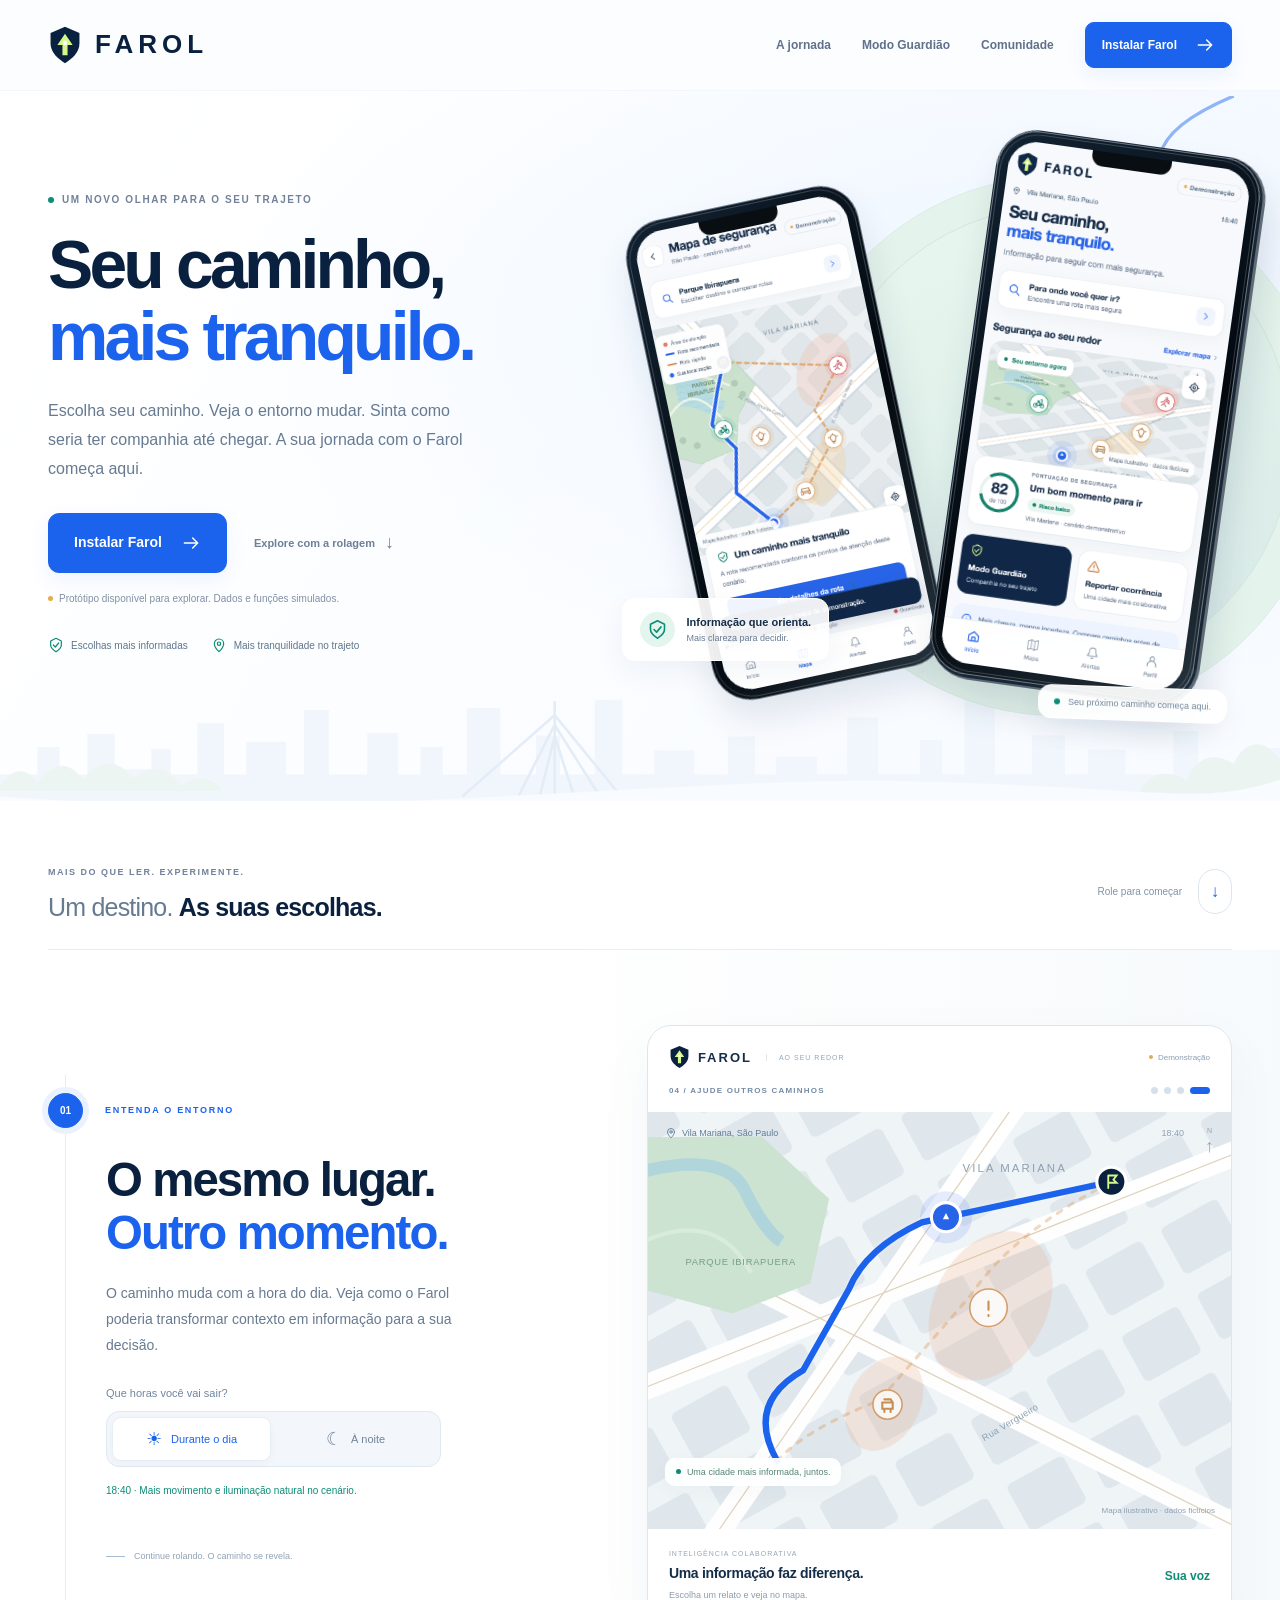
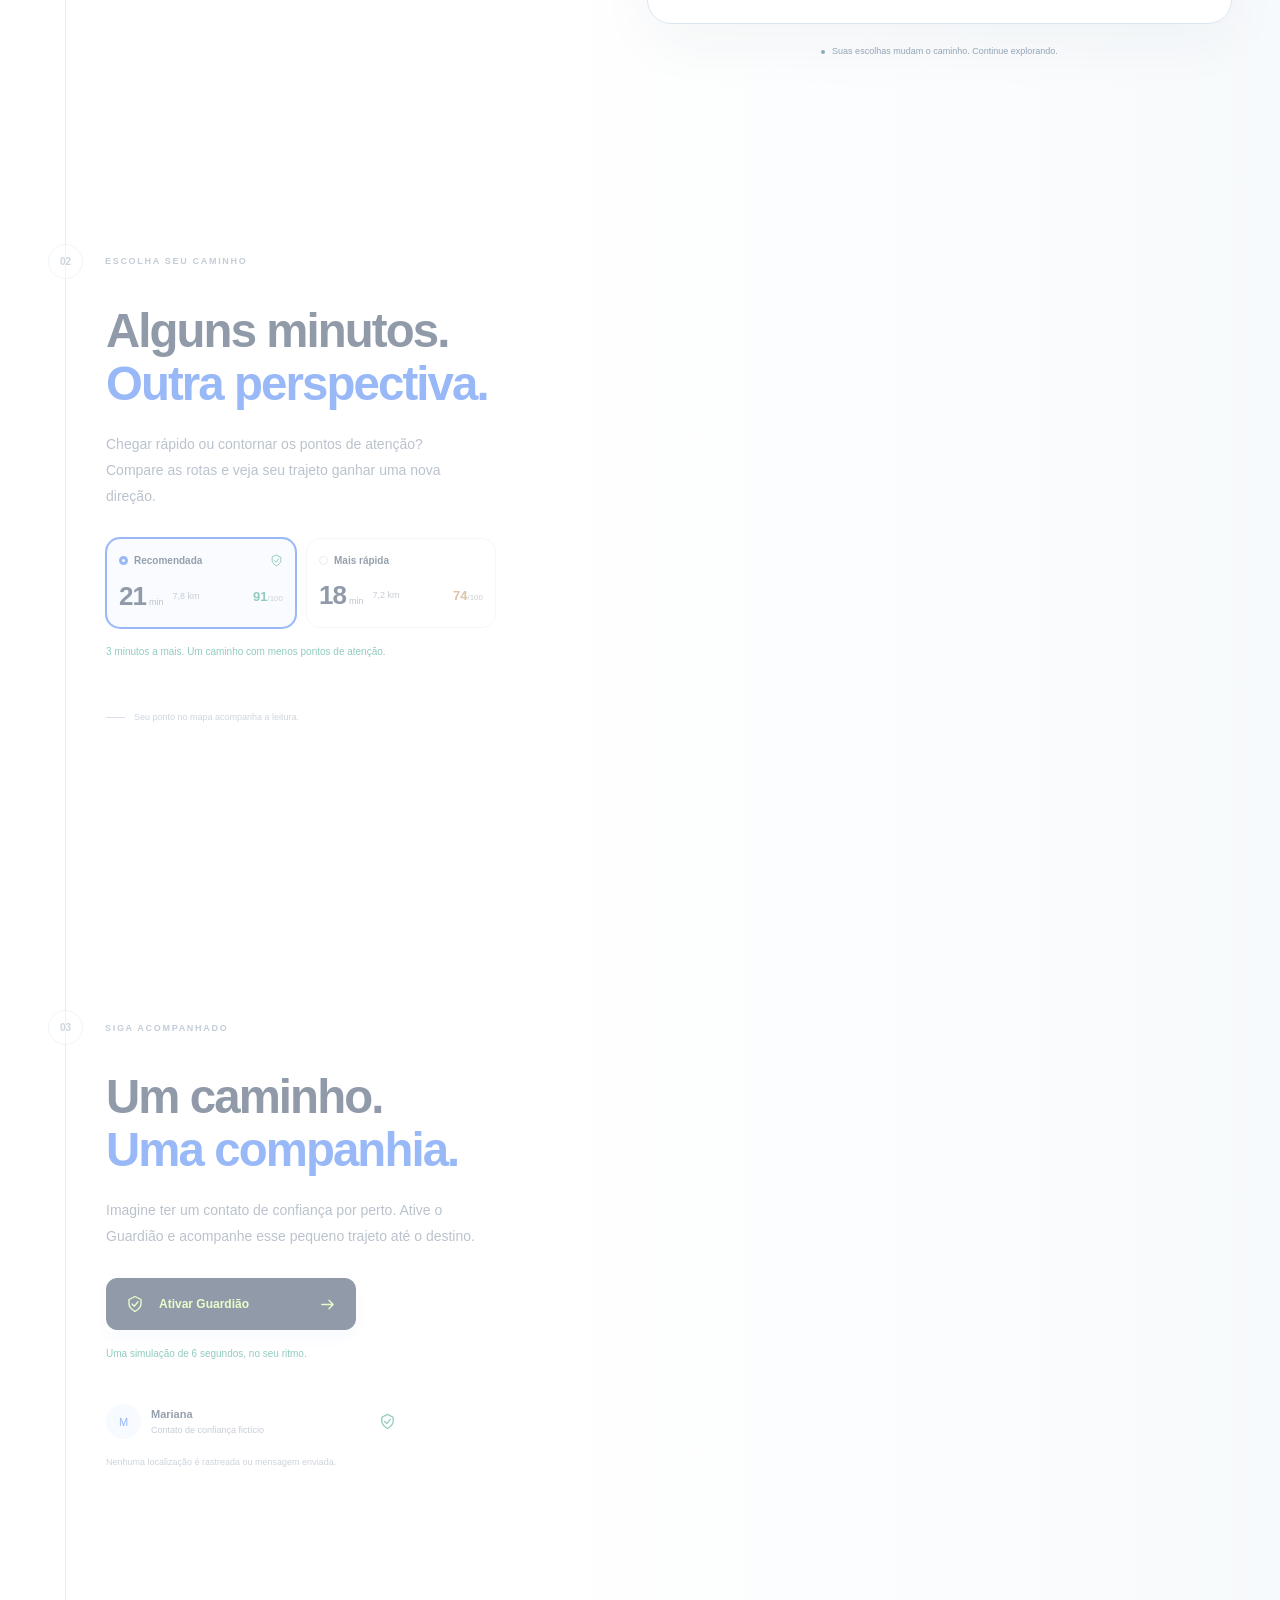
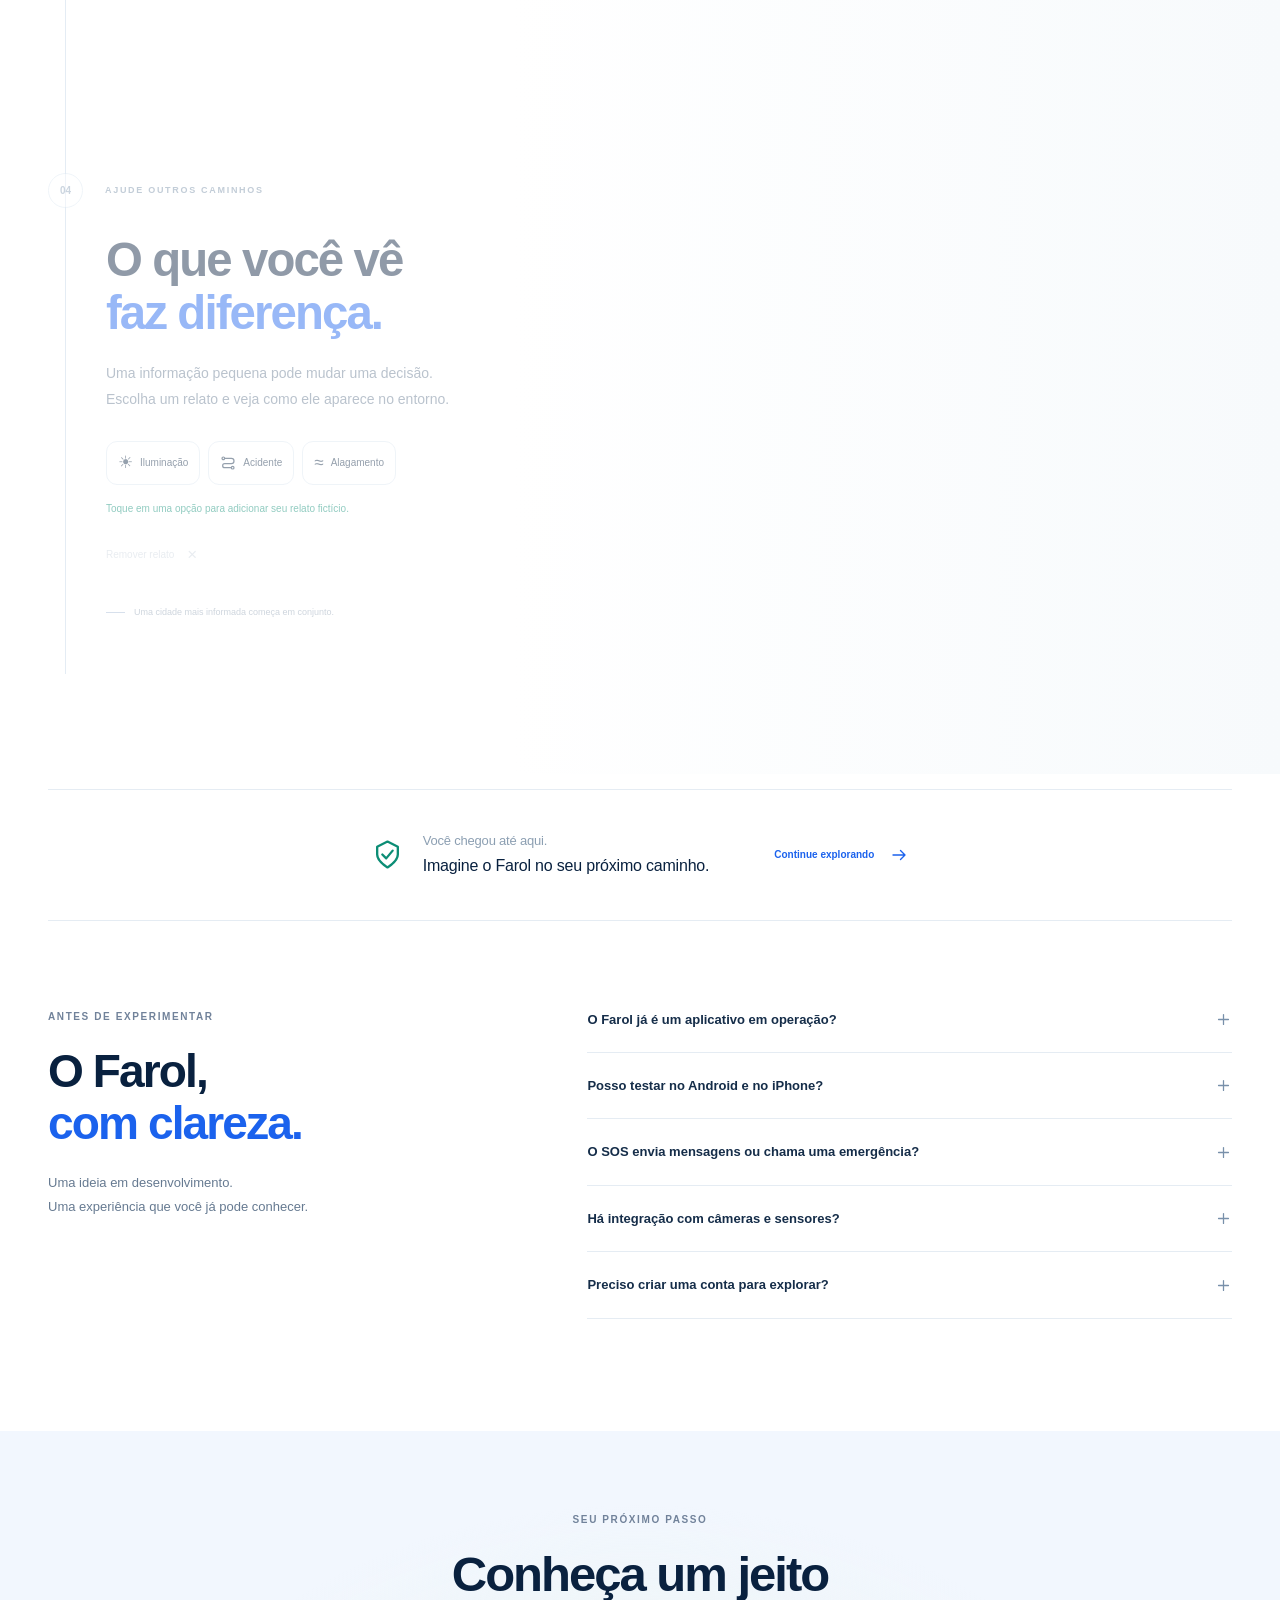
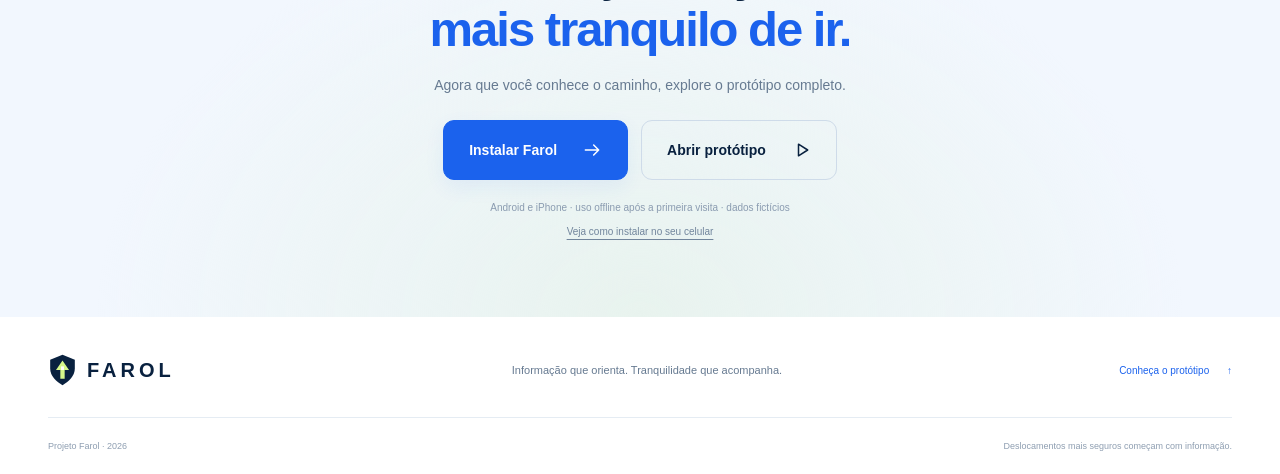
<file: docs/index.html>
<!doctype html>
<html lang="pt-BR">
<head>
  <meta charset="UTF-8">
  <meta name="viewport" content="width=device-width,initial-scale=1">
  <meta name="theme-color" content="#f8fbff">
  <title>FAROL — Seu caminho, mais tranquilo.</title>
  <meta name="description" content="Conheça o Farol: uma proposta para transformar informações sobre o entorno em deslocamentos mais seguros. Explore o protótipo instalável no Android e no iPhone.">
  <meta property="og:title" content="FAROL — Seu caminho, mais tranquilo.">
  <meta property="og:description" content="Informação para escolher melhor. Companhia para seguir mais tranquilo. Conheça o protótipo do Farol.">
  <meta property="og:type" content="website">
  <meta property="og:url" content="https://rpnmind-blip.github.io/farol/">
  <meta property="og:image" content="https://rpnmind-blip.github.io/farol/assets/farol-capa.png">
  <meta name="twitter:card" content="summary_large_image">
  <link rel="icon" type="image/svg+xml" href="assets/logo.svg">
  <link rel="apple-touch-icon" href="assets/apple-touch-icon.png">
  <link rel="manifest" href="manifest.webmanifest?v=5">
  <link rel="stylesheet" href="style.css">
  <link rel="stylesheet" href="journey.css">
  <script src="pwa.js?v=5" defer></script>
  <script src="site.js" defer></script>
</head>
<body>
  <a class="skip-link" href="#conteudo">Pular para o conteúdo</a>
  <svg class="svg-definitions" xmlns="http://www.w3.org/2000/svg" aria-hidden="true"><defs>
    <symbol id="i-arrow" viewBox="0 0 24 24"><path d="M4 12h16m-6-6 6 6-6 6"/></symbol>
    <symbol id="i-shield" viewBox="0 0 24 24"><path d="m12 2 8 4v6c0 5-5 8-8 10-3-2-8-5-8-10V6z"/><path d="m8 12 3 3 5-6"/></symbol>
    <symbol id="i-pin" viewBox="0 0 24 24"><path d="M19 10c0 5-7 12-7 12S5 15 5 10a7 7 0 0 1 14 0Z"/><circle cx="12" cy="10" r="2.5"/></symbol>
    <symbol id="i-bell" viewBox="0 0 24 24"><path d="M18 8a6 6 0 0 0-12 0c0 7-3 7-3 9h18c0-2-3-2-3-9M10 21h4"/></symbol>
    <symbol id="i-route" viewBox="0 0 24 24"><circle cx="5" cy="5" r="2"/><circle cx="19" cy="19" r="2"/><path d="M7 5h10a4 4 0 0 1 0 8H7a3 3 0 0 0 0 6h10"/></symbol>
    <symbol id="i-community" viewBox="0 0 24 24"><circle cx="9" cy="7" r="3"/><path d="M3 21v-3a6 6 0 0 1 12 0v3M16 4a3 3 0 0 1 0 6M19 21v-3a5 5 0 0 0-3-4"/></symbol>
    <symbol id="i-download" viewBox="0 0 24 24"><path d="M12 3v12m-5-5 5 5 5-5M4 16v5h16v-5"/></symbol>
    <symbol id="i-play" viewBox="0 0 24 24"><path d="m9 5 11 7-11 7Z"/></symbol>
    <symbol id="i-check" viewBox="0 0 24 24"><path d="m5 12 4 4L19 6"/></symbol>
    <symbol id="i-menu" viewBox="0 0 24 24"><path d="M4 6h16M4 12h16M4 18h16"/></symbol>
    <symbol id="i-plus" viewBox="0 0 24 24"><path d="M12 5v14M5 12h14"/></symbol>
  </defs></svg>
  <header class="header" id="topo">
    <div class="container header-inner">
      <a href="#topo" class="brand" aria-label="Farol, início"><img src="assets/logo.svg" alt="" width="34" height="38"><span>FAROL</span></a>
      <button class="menu-toggle" aria-label="Abrir menu" aria-controls="navigation" aria-expanded="false"><svg class="icon"><use href="#i-menu"/></svg></button>
      <nav id="navigation" aria-label="Navegação principal">
        <a href="#jornada">A jornada</a><a href="#guardiao">Modo Guardião</a><a href="#comunidade">Comunidade</a>
        <a href="install/" class="button small">Instalar Farol <svg class="icon"><use href="#i-arrow"/></svg></a>
      </nav>
    </div>
  </header>
  <main id="conteudo">
    <section class="hero" aria-labelledby="hero-title">
      <div class="hero-glow" aria-hidden="true"></div>
      <div class="container hero-grid">
        <div class="hero-copy">
          <span class="eyebrow"><i></i> UM NOVO OLHAR PARA O SEU TRAJETO</span>
          <h1 id="hero-title">Seu caminho,<br><span>mais tranquilo.</span></h1>
          <p class="hero-description">Escolha seu caminho. Veja o entorno mudar. Sinta como seria ter companhia até chegar. A sua jornada com o Farol começa aqui.</p>
          <div class="hero-actions"><a class="button" href="install/">Instalar Farol <svg class="icon"><use href="#i-arrow"/></svg></a><a class="quiet-link" href="#jornada">Explore com a rolagem <span>↓</span></a></div>
          <p class="demo-note"><span></span> Protótipo disponível para explorar. Dados e funções simulados.</p>
          <div class="hero-benefits"><span><svg class="icon"><use href="#i-shield"/></svg>Escolhas mais informadas</span><span><svg class="icon"><use href="#i-pin"/></svg>Mais tranquilidade no trajeto</span></div>
        </div>
        <div class="hero-art" aria-label="Telas do protótipo Farol em celulares ilustrativos">
          <div class="orb orb-one"></div><div class="orb orb-two"></div>
          <svg class="decorative-route" viewBox="0 0 600 600" fill="none" aria-hidden="true"><path d="M500 0C310 80 600 130 390 230S570 410 330 560" stroke="#8fb5f6" stroke-width="3" stroke-dasharray="10 13"/><path d="M84 411c-120-60-57-218 56-153" stroke="#9cd5bb" stroke-width="2" stroke-dasharray="5 8"/></svg>
          <div class="phone phone-back"><div class="phone-camera"></div><img src="assets/tela-mapa.png" alt="Mapa do protótipo com uma rota recomendada e pontos de atenção" width="824" height="1700" fetchpriority="high"></div>
          <div class="phone phone-front"><div class="phone-camera"></div><img src="assets/tela-inicio.png" alt="Início do Farol: mapa ilustrativo, score de segurança 82 e Modo Guardião" width="824" height="1700" fetchpriority="high"></div>
          <div class="floating-chip chip-safe"><span class="chip-icon"><svg class="icon"><use href="#i-shield"/></svg></span><div><strong>Informação que orienta.</strong><small>Mais clareza para decidir.</small></div></div>
          <div class="floating-chip chip-route"><i></i><span>Seu próximo caminho começa aqui.</span></div>
        </div>
      </div>
      <svg class="skyline" viewBox="0 0 1440 130" preserveAspectRatio="none" aria-hidden="true"><path fill="#edf4fc" d="M0 [base64]"/><path fill="none" stroke="#dbe7f4" stroke-width="3" d="M520 125 624 33l75 92M624 17v108m0-81-41 81m41-68-17 68m17-68 22 68m-22-81 51 81"/><path fill="#e7f2ed" d="M0 130v-16c16-25 29-21 42-5 17-22 34-27 52-3 14-21 37-27 55-2 25-17 42-12 54 9 17-12 37-12 47 6H0Zm1440 0V83c-20-28-42-18-52 5-25-16-44-5-53 19-22-14-43-9-55 16l-81 7Z"/><path fill="#f8fbff" d="M0 125c400 30 760-25 1040-17s310 27 400-2v24H0Z"/></svg>
    </section>
    <div class="journey-intro container" id="jornada"><div><span class="eyebrow">MAIS DO QUE LER. EXPERIMENTE.</span><p>Um destino. <strong>As suas escolhas.</strong></p></div><span class="scroll-invitation">Role para começar <span>↓</span></span></div>
    <section class="scroll-journey" aria-label="Jornada interativa do Farol">
      <noscript><style>.journey-layout{display:block}.stage-column,.mobile-scene{display:none}.story-chapter{min-height:0;padding:40px 0}.story-chapter .chapter-content{opacity:1}</style><p class="container">Ative o JavaScript para experimentar as escolhas. A proposta do Farol continua disponível para leitura abaixo.</p></noscript>
      <div class="journey-layout container">
        <div class="story-chapters">
          <section class="story-chapter" id="proposta" data-chapter="0" aria-labelledby="context-title"><div class="chapter-content"><span class="chapter-index"><i>01</i> ENTENDA O ENTORNO</span><h2 id="context-title">O mesmo lugar.<br><em>Outro momento.</em></h2><p>O caminho muda com a hora do dia. Veja como o Farol poderia transformar contexto em informação para a sua decisão.</p><div class="choice-label">Que horas você vai sair?</div><div class="segmented period-controls" role="group" aria-label="Escolha o horário do cenário"><button data-period="day" class="selected" aria-pressed="true"><span aria-hidden="true">☀</span>Durante o dia</button><button data-period="night" aria-pressed="false"><span aria-hidden="true">☾</span>À noite</button></div><p class="choice-feedback" id="period-feedback" aria-live="polite">18:40 · Mais movimento e iluminação natural no cenário.</p><div class="chapter-hint"><span class="tiny-line"></span>Continue rolando. O caminho se revela.</div></div><div class="mobile-scene" data-mobile-scene="0"></div></section>
          <section class="story-chapter" id="rotas" data-chapter="1" aria-labelledby="routes-title"><div class="chapter-content"><span class="chapter-index"><i>02</i> ESCOLHA SEU CAMINHO</span><h2 id="routes-title">Alguns minutos.<br><em>Outra perspectiva.</em></h2><p>Chegar rápido ou contornar os pontos de atenção? Compare as rotas e veja seu trajeto ganhar uma nova direção.</p><div class="route-options" role="group" aria-label="Compare as rotas de demonstração"><button class="route-option selected" data-route="safe" aria-pressed="true"><span class="option-name"><i></i>Recomendada <svg class="icon"><use href="#i-shield"/></svg></span><span class="route-numbers"><strong>21<small>min</small></strong><span>7,8 km</span><b data-option-score="safe">91<span>/100</span></b></span></button><button class="route-option" data-route="fast" aria-pressed="false"><span class="option-name"><i></i>Mais rápida</span><span class="route-numbers"><strong>18<small>min</small></strong><span>7,2 km</span><b data-option-score="fast">74<span>/100</span></b></span></button></div><p class="choice-feedback" id="route-insight" aria-live="polite">3 minutos a mais. Um caminho com menos pontos de atenção.</p><div class="chapter-hint"><span class="tiny-line"></span>Seu ponto no mapa acompanha a leitura.</div></div><div class="mobile-scene" data-mobile-scene="1"></div></section>
          <section class="story-chapter" id="guardiao" data-chapter="2" aria-labelledby="guardian-title"><div class="chapter-content"><span class="chapter-index"><i>03</i> SIGA ACOMPANHADO</span><h2 id="guardian-title">Um caminho.<br><em>Uma companhia.</em></h2><p>Imagine ter um contato de confiança por perto. Ative o Guardião e acompanhe esse pequeno trajeto até o destino.</p><button class="button activate-guardian" data-action="guardian-start"><svg class="icon"><use href="#i-shield"/></svg><span>Ativar Guardião</span><svg class="icon"><use href="#i-arrow"/></svg></button><p class="choice-feedback" id="guardian-feedback" aria-live="polite">Uma simulação de 6 segundos, no seu ritmo.</p><div class="guardian-clarity"><span class="contact-avatar">M</span><div><strong>Mariana</strong><span>Contato de confiança fictício</span></div><svg class="icon"><use href="#i-shield"/></svg></div><p class="chapter-disclaimer">Nenhuma localização é rastreada ou mensagem enviada.</p></div><div class="mobile-scene" data-mobile-scene="2"></div></section>
          <section class="story-chapter" id="comunidade" data-chapter="3" aria-labelledby="community-title"><div class="chapter-content"><span class="chapter-index"><i>04</i> AJUDE OUTROS CAMINHOS</span><h2 id="community-title">O que você vê<br><em>faz diferença.</em></h2><p>Uma informação pequena pode mudar uma decisão. Escolha um relato e veja como ele aparece no entorno.</p><div class="report-choices" role="group" aria-label="Escolha um relato para adicionar ao mapa"><button data-report="light" aria-pressed="false"><span aria-hidden="true">☀</span>Iluminação</button><button data-report="accident" aria-pressed="false"><svg class="icon"><use href="#i-route"/></svg>Acidente</button><button data-report="flood" aria-pressed="false"><span aria-hidden="true">≈</span>Alagamento</button></div><p class="choice-feedback" id="report-feedback" aria-live="polite">Toque em uma opção para adicionar seu relato fictício.</p><button class="remove-report" data-action="report-remove" disabled>Remover relato <span aria-hidden="true">×</span></button><div class="chapter-hint"><span class="tiny-line"></span>Uma cidade mais informada começa em conjunto.</div></div><div class="mobile-scene" data-mobile-scene="3"></div></section>
        </div>
        <aside class="stage-column" aria-label="Cenário que acompanha sua jornada"><div class="stage-sticky"><div class="desktop-scene"></div><p class="stage-caption"><span></span>Suas escolhas mudam o caminho. Continue explorando.</p></div></aside>
      </div>
    </section>
    <div class="journey-finale container"><svg class="icon"><use href="#i-shield"/></svg><p>Você chegou até aqui.<br><strong>Imagine o Farol no seu próximo caminho.</strong></p><a href="#experimentar" class="inline-link">Continue explorando <svg class="icon"><use href="#i-arrow"/></svg></a></div>
    <template id="scene-template">
      <div class="experience-stage" data-scene="0" data-period="day">
        <div class="stage-top"><a href="#jornada" class="stage-brand"><img src="assets/logo.svg" width="21" height="24" alt="">FAROL<span>AO SEU REDOR</span></a><span class="stage-demo"><i></i>Demonstração</span></div>
        <div class="stage-stepbar"><span class="scene-step-label">01 / ENTENDA O ENTORNO</span><nav class="scene-dots" aria-label="Etapas da jornada"><a href="#proposta" data-step="0" aria-label="Etapa 1: Entenda o entorno" aria-current="step"></a><a href="#rotas" data-step="1" aria-label="Etapa 2: Escolha sua rota"></a><a href="#guardiao" data-step="2" aria-label="Etapa 3: Modo Guardião"></a><a href="#comunidade" data-step="3" aria-label="Etapa 4: Relatos"></a></nav></div>
        <div class="scene-map">
          <svg viewBox="0 0 560 400" class="journey-map" role="img" aria-label="Mapa ilustrativo de São Paulo com localização, rotas e pontos de atenção fictícios">
            <defs><pattern id="blocks-UID" patternUnits="userSpaceOnUse" width="83" height="72" patternTransform="rotate(-29 280 200)"><rect x="9" y="9" width="63" height="52" rx="6" class="map-building"/></pattern><radialGradient id="light-UID"><stop offset="0" stop-color="#f9d98d" stop-opacity=".65"/><stop offset="1" stop-color="#f9d98d" stop-opacity="0"/></radialGradient></defs>
            <rect width="560" height="400" class="map-surface"/><g class="map-roads"><rect x="-60" y="-70" width="680" height="540" fill="url(#blocks-UID)"/><path d="M-30 275 590 29M48 430 357-15M-20 105 567 399" class="map-avenue"/><path d="M-30 275 590 29M48 430 357-15M-20 105 567 399" class="map-centerline"/><path d="M-5 24 109 23 174 83 156 164 81 193-5 170Z" class="map-park"/><path d="M-10 58q84-22 103 17t35 49" class="map-water"/><path d="M-15 129Q64 88 99 154" stroke="#d9ecda" stroke-width="4" fill="none"/><text x="36" y="147" class="map-place park-label">PARQUE IBIRAPUERA</text><text x="302" y="57" class="map-place district-label">VILA MARIANA</text><text x="323" y="316" class="map-place street-label" transform="rotate(-31 323 316)">Rua Vergueiro</text></g>
            <g class="attention-zones"><ellipse cx="329" cy="186" rx="54" ry="76" transform="rotate(28 329 186)"/><ellipse cx="227" cy="280" rx="34" ry="48" transform="rotate(28 227 280)"/></g>
            <g class="night-lights"><circle cx="154" cy="262" r="45" fill="url(#light-UID)"/><circle cx="191" cy="178" r="49" fill="url(#light-UID)"/><circle cx="261" cy="105" r="48" fill="url(#light-UID)"/></g>
            <g class="route-layer"><path class="map-path map-path-fast" d="M124 335 Q151 305 222 277 L310 176 Q350 116 445 67"/><path class="map-path map-path-safe is-selected" d="M124 335 Q93 280 149 248 L193 170 Q209 131 263 106 L445 67"/></g>
            <g class="map-attention" transform="translate(327 188)"><circle r="18"/><path d="M0-6v8M0 7v1"/></g><g class="map-attention small-attention" transform="translate(230 281)"><circle r="14"/><path d="M-5-2h10v6H-5zM-3-5h6l2 3M-3 5v2M3 5v2"/></g>
            <g class="destination-marker" transform="translate(445 67)"><circle r="14"/><path d="M-3-6v12M-3-6h8L2-2l3 3h-8"/></g>
            <g class="traveler" transform="translate(124 335)"><circle class="traveler-halo" r="25"/><circle class="traveler-ring" r="14"/><circle class="traveler-core" r="8"/><path d="m-3 2 3-6 3 6z"/></g>
            <g class="user-report-marker" role="img" aria-label="Seu relato fictício" transform="translate(315 239)"><circle class="report-halo" r="30"/><path d="M0 28C-8 16-19 6-19-5a19 19 0 0 1 38 0C19 6 8 16 0 28Z" class="report-pin"/><text class="report-glyph" x="0" y="2" text-anchor="middle">☀</text></g>
          </svg>
          <div class="scene-location"><svg class="icon"><use href="#i-pin"/></svg><span>Vila Mariana, São Paulo</span><b class="scene-time">18:40</b></div><span class="scene-north" aria-hidden="true">N<span>↑</span></span><div class="map-floating-note"><i></i><span class="scene-observation">Um olhar para o seu entorno.</span></div><div class="report-tooltip"><strong class="scene-report-title">Seu relato</strong><span>Adicionado à demonstração</span></div><span class="scene-map-note">Mapa ilustrativo · dados fictícios</span>
        </div>
        <div class="stage-bottom"><div class="scene-metrics"><div class="scene-score-ring"><span class="scene-score">82</span><small>/100</small></div><div class="scene-metric-copy"><span class="metric-eyebrow">SEU ENTORNO NO CENÁRIO</span><strong class="scene-headline">Um bom momento para ir.</strong><span class="scene-detail">Mais contexto para escolher melhor.</span></div><span class="scene-time-value">18:40</span></div><div class="scene-guardian"><div class="guardian-status-row"><span><i></i><b class="guardian-status-label">Pronto para acompanhar</b></span><strong class="guardian-percent">0%</strong></div><div class="guardian-progress" role="progressbar" aria-label="Progresso do percurso simulado" aria-valuemin="0" aria-valuemax="100" aria-valuenow="0"><span class="guardian-fill"></span></div><div class="guardian-endpoints"><span>Faculdade</span><span>Casa</span></div></div></div>
      </div>
    </template>
    <section class="section faq-section" aria-labelledby="faq-title"><div class="container faq-grid"><div class="reveal"><span class="eyebrow">ANTES DE EXPERIMENTAR</span><h2 id="faq-title">O Farol,<br><em>com clareza.</em></h2><p>Uma ideia em desenvolvimento.<br>Uma experiência que você já pode conhecer.</p></div><div class="faq-list reveal">
      <details><summary>O Farol já é um aplicativo em operação?<svg class="icon"><use href="#i-plus"/></svg></summary><p>Esta versão é um protótipo visual e navegável para apresentar a proposta. Rotas, scores, alertas e localização são simulados. Ela não informa o risco real de uma região.</p></details>
      <details><summary>Posso testar no Android e no iPhone?<svg class="icon"><use href="#i-plus"/></svg></summary><p>Sim. O protótipo é um aplicativo web instalável (PWA) para Android e iPhone. A página de instalação mostra o passo a passo para cada sistema.</p></details>
      <details><summary>O SOS envia mensagens ou chama uma emergência?<svg class="icon"><use href="#i-plus"/></svg></summary><p>Na demonstração, não. O botão mostra o fluxo visual após ser pressionado por três segundos. Nenhuma mensagem é enviada e nenhum serviço de emergência é acionado. O Guardião também não acompanha sua localização real.</p></details>
      <details><summary>Há integração com câmeras e sensores?<svg class="icon"><use href="#i-plus"/></svg></summary><p>Câmeras, sensores urbanos e alertas em tempo real fazem parte da evolução prevista. Eles não estão conectados à versão demonstrativa disponível nesta página.</p></details>
      <details><summary>Preciso criar uma conta para explorar?<svg class="icon"><use href="#i-plus"/></svg></summary><p>O protótipo não exige cadastro e não pede acesso ao GPS ou aos contatos. Relatos e preferências da demonstração ficam apenas no navegador ou no aparelho, e podem ser apagados em Perfil → Reiniciar apresentação.</p></details>
    </div></div></section>
    <section class="download-section" id="experimentar" aria-labelledby="download-title"><div class="container download-inner reveal"><span class="eyebrow">SEU PRÓXIMO PASSO</span><h2 id="download-title">Conheça um jeito<br><span>mais tranquilo de ir.</span></h2><p>Agora que você conhece o caminho, explore o protótipo completo.</p><div class="download-actions"><a href="install/" class="button">Instalar Farol <svg class="icon"><use href="#i-arrow"/></svg></a><a href="app/" class="button secondary">Abrir protótipo <svg class="icon"><use href="#i-play"/></svg></a></div><p class="download-info">Android e iPhone · uso offline após a primeira visita · dados fictícios</p><a class="installation-link" href="install/">Veja como instalar no seu celular</a></div></section>
  </main>
  <footer class="footer"><div class="container footer-inner"><a href="#topo" class="brand"><img src="assets/logo.svg" width="29" height="32" alt=""><span>FAROL</span></a><p>Informação que orienta. Tranquilidade que acompanha.</p><a href="#experimentar">Conheça o protótipo <span>↑</span></a></div><div class="container footer-bottom"><span>Projeto Farol · 2026</span><span>Deslocamentos mais seguros começam com informação.</span></div></footer>
</body>
</html>
</file>
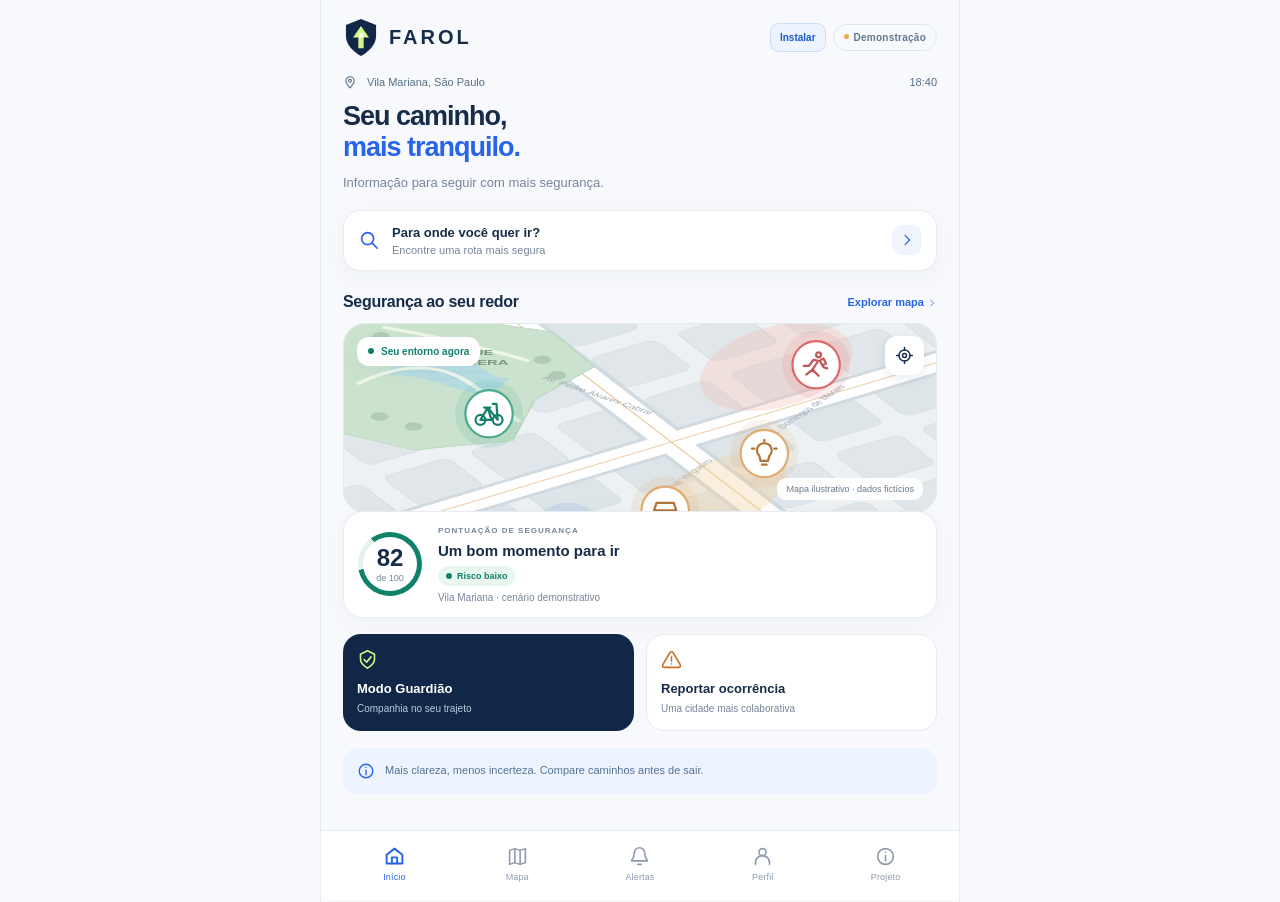
<file: docs/app/index.html>
<!doctype html>
<html lang="pt-BR">
<head>
  <meta charset="UTF-8">
  <meta name="viewport" content="width=device-width,initial-scale=1,viewport-fit=cover">
  <meta name="theme-color" content="#102747">
  <meta name="apple-mobile-web-app-capable" content="yes">
  <meta name="apple-mobile-web-app-title" content="Farol">
  <meta name="apple-mobile-web-app-status-bar-style" content="default">
  <meta name="description" content="Explore o protótipo Farol: mapa de segurança, comparação de rotas, Guardião, alertas e apresentação do projeto. Aplicativo web para Android e iPhone.">
  <meta property="og:title" content="FAROL — Seu caminho, mais tranquilo">
  <meta property="og:description" content="Abra o protótipo Farol no navegador e adicione-o à tela inicial do celular.">
  <meta property="og:type" content="website">
  <meta property="og:url" content="https://rpnmind-blip.github.io/farol/">
  <meta property="og:image" content="https://rpnmind-blip.github.io/farol/assets/farol-capa.png">
  <meta name="twitter:card" content="summary_large_image">
  <meta http-equiv="Content-Security-Policy" content="default-src 'self'; script-src 'self'; style-src 'self' 'unsafe-inline'; img-src 'self' data:; connect-src 'none'; font-src 'self'; object-src 'none'; base-uri 'none'">
  <title>Farol · Protótipo interativo</title>
  <link rel="icon" href="../assets/logo.svg" type="image/svg+xml">
  <link rel="apple-touch-icon" href="../assets/apple-touch-icon.png">
  <link rel="manifest" href="../manifest.webmanifest?v=5">
  <link rel="stylesheet" href="../app.css">
  <link rel="stylesheet" href="../presentation.css">
  <link rel="stylesheet" href="../install.css">
  <script src="../app.js" defer></script>
  <script src="../pwa.js?v=5" defer></script>
</head>
<body>
  <div id="app"></div>
  <noscript><main style="max-width:640px;margin:40px auto;padding:24px;font-family:Arial,sans-serif;line-height:1.6"><h1>Farol</h1><p>Protótipo de mapa, rotas, Guardião e relatos para Android e iPhone. Ative o JavaScript para explorar as telas. Todos os dados desta versão são simulados.</p></main></noscript>
  <div id="modal-root"></div>
  <div id="toast" role="status" aria-live="polite"></div>
</body>
</html>
</file>
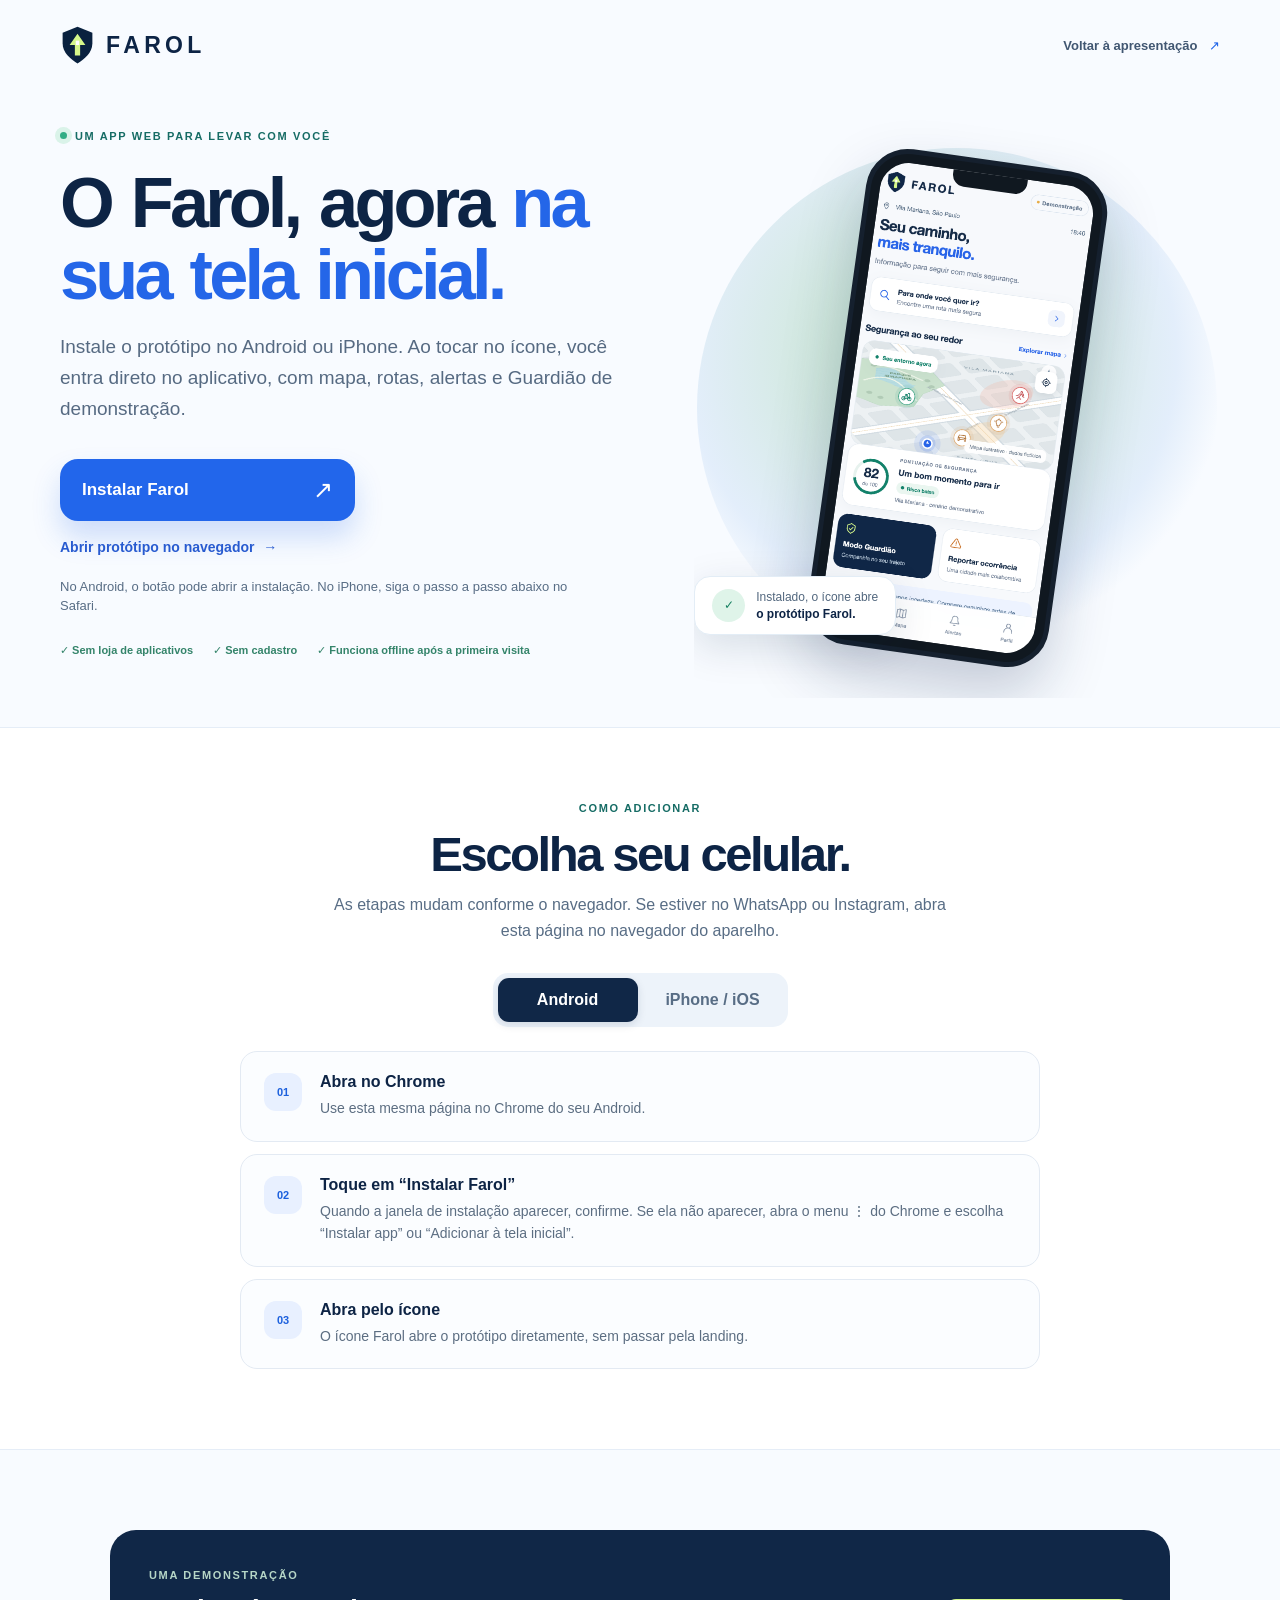
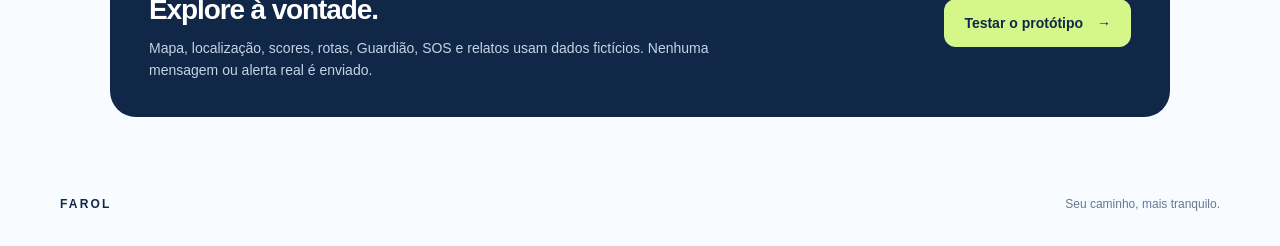
<file: docs/install/index.html>
<!doctype html>
<html lang="pt-BR">
<head>
  <meta charset="UTF-8">
  <meta name="viewport" content="width=device-width,initial-scale=1,viewport-fit=cover">
  <meta name="theme-color" content="#102747">
  <meta name="apple-mobile-web-app-capable" content="yes">
  <meta name="apple-mobile-web-app-title" content="Farol">
  <meta name="description" content="Instale o protótipo Farol no Android ou iPhone. O ícone abre diretamente o aplicativo web, com mapa, rotas e Guardião simulados.">
  <title>Instalar Farol · Android e iPhone</title>
  <link rel="icon" href="../assets/logo.svg" type="image/svg+xml">
  <link rel="apple-touch-icon" href="../assets/apple-touch-icon.png">
  <link rel="manifest" href="../manifest.webmanifest?v=5">
  <link rel="stylesheet" href="../install-page.css">
  <script src="../pwa.js?v=5" defer></script>
</head>
<body>
  <a class="skip-link" href="#conteudo">Pular para o conteúdo</a>
  <header class="topbar">
    <a class="brand" href="../" aria-label="Farol, voltar à apresentação"><img src="../assets/logo.svg" alt="" width="35" height="40"><span>FAROL</span></a>
    <a class="back" href="../">Voltar à apresentação <span aria-hidden="true">↗</span></a>
  </header>
  <main id="conteudo">
    <div class="layout">
      <section class="intro" aria-labelledby="page-title">
        <span class="eyebrow"><i></i> UM APP WEB PARA LEVAR COM VOCÊ</span>
        <h1 id="page-title">O Farol, agora <em>na sua tela inicial.</em></h1>
        <p class="lead">Instale o protótipo no Android ou iPhone. Ao tocar no ícone, você entra direto no aplicativo, com mapa, rotas, alertas e Guardião de demonstração.</p>
        <div class="actions">
          <button class="install-button" type="button" data-install-now>Instalar Farol <span aria-hidden="true">↗</span></button>
          <a class="try-link" href="../app/">Abrir protótipo no navegador <span aria-hidden="true">→</span></a>
        </div>
        <p class="install-status" id="install-status" role="status" tabindex="-1" aria-live="polite">No Android, o botão pode abrir a instalação. No iPhone, siga o passo a passo abaixo no Safari.</p>
        <div class="trust-line"><span>✓ Sem loja de aplicativos</span><span>✓ Sem cadastro</span><span>✓ Funciona offline após a primeira visita</span></div>
      </section>
      <div class="preview" aria-hidden="true"><div class="preview-glow"></div><div class="phone"><div class="notch"></div><img src="../assets/tela-inicio.png" alt="" width="824" height="1700"></div><div class="preview-note"><span class="preview-icon">✓</span><span>Instalado, o ícone abre<br><strong>o protótipo Farol.</strong></span></div></div>
    </div>
    <section class="instructions" aria-labelledby="steps-title">
      <div class="section-head"><span class="eyebrow">COMO ADICIONAR</span><h2 id="steps-title">Escolha seu celular.</h2><p>As etapas mudam conforme o navegador. Se estiver no WhatsApp ou Instagram, abra esta página no navegador do aparelho.</p></div>
      <div class="platform-switch" role="group" aria-label="Sistema do celular"><button type="button" data-platform="android" aria-pressed="true">Android</button><button type="button" data-platform="ios" aria-pressed="false">iPhone / iOS</button></div>
      <div class="step-panel" data-platform-panel="android">
        <ol><li><span>01</span><div><strong>Abra no Chrome</strong><p>Use esta mesma página no Chrome do seu Android.</p></div></li><li><span>02</span><div><strong>Toque em “Instalar Farol”</strong><p>Quando a janela de instalação aparecer, confirme. Se ela não aparecer, abra o menu ⋮ do Chrome e escolha “Instalar app” ou “Adicionar à tela inicial”.</p></div></li><li><span>03</span><div><strong>Abra pelo ícone</strong><p>O ícone Farol abre o protótipo diretamente, sem passar pela landing.</p></div></li></ol>
      </div>
      <div class="step-panel" data-platform-panel="ios" hidden>
        <ol><li><span>01</span><div><strong>Abra no Safari</strong><p>Abra esta página no Safari do iPhone. Outros navegadores ou o navegador dentro de outro aplicativo podem não mostrar a opção necessária.</p></div></li><li><span>02</span><div><strong>Toque em Compartilhar</strong><p>No menu de compartilhamento do Safari, escolha “Adicionar à Tela de Início”.</p></div></li><li><span>03</span><div><strong>Confirme a adição</strong><p>Se a opção aparecer, ative “Abrir como App” e toque em “Adicionar”. O novo ícone abre o protótipo Farol.</p></div></li></ol>
        <p class="ios-note">O iPhone exige essa confirmação pelo Safari; o botão azul não pode instalar o app automaticamente.</p>
      </div>
    </section>
    <section class="demo-note"><div><span class="eyebrow">UMA DEMONSTRAÇÃO</span><h2>Explore à vontade.</h2><p>Mapa, localização, scores, rotas, Guardião, SOS e relatos usam dados fictícios. Nenhuma mensagem ou alerta real é enviado.</p></div><a href="../app/">Testar o protótipo <span aria-hidden="true">→</span></a></section>
  </main>
  <footer><a href="../">FAROL</a><span>Seu caminho, mais tranquilo.</span></footer>
</body>
</html>
</file>
<file: docs/style.css>
:root{--navy:#09213f;--text:#152d49;--blue:#1b62ed;--green:#0c8d75;--lime:#d5f78a;--muted:#667a91;--line:#e5ecf3;--pale:#f5f8fc;--max:1200px;font-family:Arial,"Helvetica Neue",sans-serif;color:var(--text);background:#fff;font-synthesis:none;scroll-behavior:smooth;scroll-padding-top:100px}
*{box-sizing:border-box}body{margin:0}a{color:inherit;text-decoration:none}button,input{font:inherit}button{cursor:pointer}button,a{-webkit-tap-highlight-color:transparent}button:focus-visible,a:focus-visible,summary:focus-visible{outline:3px solid #6f9efa;outline-offset:5px}h1,h2,h3,p{margin:0}button{color:inherit}img{display:block;max-width:100%;height:auto}svg.icon{width:22px;height:22px;fill:none;stroke:currentColor;stroke-width:1.8;stroke-linecap:round;stroke-linejoin:round;flex-shrink:0}.svg-definitions{position:absolute;width:0;height:0;overflow:hidden}.container{width:min(var(--max),calc(100% - 96px));margin-inline:auto}.skip-link{position:fixed;left:18px;top:-70px;z-index:100;background:var(--navy);color:white;padding:14px;border-radius:8px}.skip-link:focus{top:14px}.header{position:sticky;top:0;background:#fbfdfff0;border-bottom:1px solid #e5edf566;z-index:30;backdrop-filter:blur(18px)}.header-inner{height:90px;display:flex;align-items:center;justify-content:space-between;gap:22px}.brand{display:flex;align-items:center;gap:13px;flex-shrink:0}.brand span{font-size:26px;letter-spacing:5px;font-weight:800;color:var(--navy)}.header nav{display:flex;align-items:center;gap:31px;font-size:12px;font-weight:600}.header nav>a:not(.button){color:#60718a}.header nav>a:not(.button):hover{color:var(--blue)}.button{display:inline-flex;align-items:center;justify-content:center;gap:25px;background:var(--blue);color:white;font-size:14px;line-height:1.4;padding:19px 25px;border-radius:11px;font-weight:600;border:1px solid var(--blue);box-shadow:0 7px 20px #1b62ed12;transition:transform .2s,background .2s,box-shadow .2s}.button:hover{background:#1254d0;box-shadow:0 10px 25px #1b62ed24;transform:translateY(-2px)}.button .icon{width:20px;height:20px}.button.small{padding:12px 16px;font-size:12px;gap:18px;border-radius:9px}.button.secondary{color:var(--navy);background:transparent;border-color:#cedbe9;box-shadow:none}.button.secondary:hover{background:white}.menu-toggle{display:none;border:0;background:transparent;padding:7px}.hero{position:relative;background:linear-gradient(120deg,#fff 10%,#f8fbff 80%);overflow:hidden}.hero-glow{position:absolute;inset:0;background:radial-gradient(ellipse at 80% 33%,#eaf4ffbb,transparent 55%);pointer-events:none}.hero-grid{display:grid;grid-template-columns:1.04fr 1fr;align-items:center;min-height:710px;position:relative;padding-top:30px;padding-bottom:70px;gap:12px;z-index:1}.eyebrow{font-size:10px;font-weight:700;letter-spacing:1.6px;color:#71829a;display:inline-flex;align-items:center;gap:8px;line-height:1.7}.eyebrow i{height:6px;width:6px;border-radius:100%;background:var(--green)}.hero-copy{padding-bottom:10px;z-index:3;position:relative}.hero h1{color:var(--navy);font-size:clamp(48px,5.3vw,72px);line-height:1.06;letter-spacing:-3.8px;margin:23px 0 24px;white-space:nowrap;font-weight:800}.hero h1 span{color:var(--blue)}.hero-description{font-size:16px;line-height:1.8;max-width:440px;color:var(--muted)}.hero-actions{display:flex;align-items:center;gap:27px;margin:29px 0 18px}.quiet-link{font-size:11px;font-weight:600;color:#6d8098;display:flex;gap:10px;align-items:center}.quiet-link:hover{color:var(--blue)}.quiet-link span{font-size:18px}.demo-note{font-size:10px;color:#8190a4;line-height:1.65;display:flex;gap:6px;align-items:flex-start}.demo-note span{width:5px;height:5px;background:#e7ab48;border-radius:100%;margin-top:5px;flex-shrink:0}.hero-benefits{display:flex;gap:23px;font-size:10px;color:#60758c;margin-top:37px}.hero-benefits>span{display:flex;align-items:center;gap:7px}.hero-benefits .icon{width:16px;height:16px;color:var(--green)}.hero-art{position:relative;height:600px;min-width:0;isolation:isolate}.orb{position:absolute;border-radius:100%;z-index:-1}.orb-one{width:540px;height:540px;right:-95px;top:50px;background:#e4f3eb;border:1px solid #daede3}.orb-two{width:470px;height:470px;right:-60px;top:80px;border:1px solid #d2e9dd;background:linear-gradient(160deg,#e6f5ed 15%,#d8eae8)}.decorative-route{position:absolute;width:650px;height:650px;right:-110px;top:-30px;z-index:-1}.phone{position:absolute;background:linear-gradient(135deg,#122232,#03090f 60%,#26343e);border:1px solid #6b7885;padding:10px;border-radius:39px;box-shadow:10px 25px 38px #0c284b26,1px 1px 0 2px #1b2734,3px 2px 0 3px #68727b;overflow:hidden}.phone img{width:100%;height:100%;object-fit:cover;object-position:top;border-radius:29px;background:#f7f9fc}.phone-back{width:237px;height:490px;left:10px;top:72px;transform:rotate(-12deg);z-index:1;box-shadow:0 20px 35px #0c284b1a}.phone-front{width:265px;height:548px;right:4px;top:16px;transform:rotate(8deg);z-index:2}.phone-camera{position:absolute;top:10px;left:50%;transform:translateX(-50%);height:15px;width:80px;background:#090e13;z-index:3;border-radius:0 0 11px 11px}.phone:after{content:"";position:absolute;inset:2px;border-radius:38px;pointer-events:none;border:1px solid #ffffff30}.floating-chip{position:absolute;z-index:4;background:#ffffffed;border:1px solid #ffffff;box-shadow:0 10px 30px #1939550e;border-radius:13px;display:flex;align-items:center;gap:11px}.chip-safe{bottom:65px;left:-35px;padding:13px 17px}.chip-icon{width:35px;height:35px;border-radius:100%;background:#e4f5ed;color:var(--green);display:grid;place-items:center}.chip-icon .icon{width:21px;height:21px}.chip-safe strong{display:block;font-size:11px}.chip-safe small{display:block;font-size:9px;color:var(--muted);margin-top:5px}.chip-route{right:5px;bottom:5px;padding:11px 15px;gap:8px;font-size:9px;color:#71859a;transform:rotate(2deg)}.chip-route i{width:6px;height:6px;border-radius:100%;background:var(--green)}.skyline{position:absolute;bottom:0;left:0;width:100%;height:115px;opacity:.7;pointer-events:none}.feature-rail{background:white;border-top:1px solid #e7edf3;border-bottom:1px solid #e7edf3}.rail-inner{display:flex;align-items:center;justify-content:space-between;gap:20px;padding-block:28px}.rail-inner>p{font-size:11px;line-height:1.6;color:var(--muted);padding-right:40px;border-right:1px solid var(--line)}.rail-inner>p strong{color:var(--navy);font-weight:600}.rail-inner>span{display:flex;gap:12px;align-items:center;font-size:12px;font-weight:600}.rail-inner .icon{width:22px;height:22px;color:#6c839e}.section{padding-block:112px}.split-layout{display:grid;grid-template-columns:1fr .85fr;gap:100px;align-items:center}h2{font-size:clamp(35px,3.6vw,48px);letter-spacing:-1.9px;line-height:1.13;font-weight:700;color:var(--navy)}h2 em{font-style:normal;color:var(--blue)}.section-copy>.eyebrow{margin-bottom:22px}.section-copy>p{font-size:14px;line-height:1.9;color:var(--muted);margin-top:24px;max-width:390px}.benefit-list{padding:0;margin:28px 0;list-style:none}.benefit-list li{display:flex;gap:13px;align-items:flex-start;margin:21px 0}.benefit-list li>span{width:37px;height:37px;display:grid;place-items:center;background:#eef4fd;border-radius:11px;flex-shrink:0;color:var(--blue)}.benefit-list li>span .icon{width:19px;height:19px}.benefit-list strong{font-size:12px;display:block;margin:2px 0 6px}.benefit-list p{color:var(--muted);font-size:11px;line-height:1.75;max-width:300px}.inline-link{display:inline-flex;align-items:center;gap:16px;font-size:12px;color:var(--blue);font-weight:600}.inline-link .icon{width:18px;height:18px;transition:transform .2s}.inline-link:hover .icon{transform:translateX(4px)}.route-experience{background:white;box-shadow:0 16px 60px #233c5711;border-radius:22px;border:1px solid #e4ebf1;overflow:hidden;transform:rotate(-1.5deg)}.map-topline{padding:17px 20px;display:flex;justify-content:space-between;align-items:center;font-size:10px;color:#698098}.map-topline span{display:flex;align-items:center;gap:7px}.map-topline i{width:5px;height:5px;border-radius:100%;background:var(--green)}.map-topline .icon{width:15px;height:15px}.interactive-map{height:310px;position:relative;background:#eff3f6;overflow:hidden}.interactive-map>svg{height:100%;width:100%;display:block;object-fit:cover}.map-path{fill:none;stroke-width:4;stroke-linejoin:round;stroke-linecap:round;stroke-dasharray:7 8;opacity:.5;transition:stroke-width .3s,opacity .3s}.map-path-safe{stroke:var(--blue)}.map-path-fast{stroke:#d7944f}.map-path.is-selected{stroke-width:6;stroke-dasharray:none;opacity:1;filter:drop-shadow(0 0 2px white)}.map-demo-label{position:absolute;right:13px;bottom:12px;background:#ffffffde;padding:6px 8px;border-radius:8px;color:#8190a1;font-size:8px}.route-options{display:grid;grid-template-columns:1fr 1fr;gap:10px;margin:16px 17px 0}.route-option{border:1px solid var(--line);background:white;border-radius:12px;padding:13px 12px;text-align:left;transition:background .2s,border-color .2s}.route-option.selected{background:#f3f7ff;border-color:var(--blue);box-shadow:0 0 0 1px var(--blue)}.option-name{display:flex;align-items:center;font-size:10px;font-weight:700;gap:6px;white-space:nowrap}.option-name>i{width:9px;height:9px;border-radius:100%;border:1px solid #c5d1df;flex-shrink:0}.selected .option-name>i{border:3px solid var(--blue)}.option-name>.icon{color:var(--green);width:13px;height:13px;margin-left:auto}.route-numbers{display:flex;align-items:center;gap:9px;margin-top:14px}.route-numbers strong{font-size:26px;letter-spacing:-1px;color:var(--navy)}.route-numbers strong small{font-size:9px;letter-spacing:0;color:var(--muted);font-weight:400;margin-left:3px}.route-numbers>span{font-size:9px;color:#8190a4;white-space:nowrap}.route-numbers b{font-size:12px;color:var(--green);margin-left:auto}.route-numbers b span{font-size:8px;color:#839d94;font-weight:400}.route-option[data-route=fast] .route-numbers b{color:#b87b3c}.route-insight{display:flex;gap:8px;align-items:center;color:var(--green);font-size:9px;margin:14px 19px 18px;line-height:1.7}.route-insight .icon{width:14px;height:14px}.guardian-section{color:white;overflow:hidden;position:relative;background:var(--navy);padding-block:90px}.guardian-grid{display:grid;grid-template-columns:1fr 1fr;gap:90px;align-items:center}.guardian-copy .eyebrow{color:#8fa8c2;margin-bottom:22px}.guardian-copy h2{color:white;font-size:48px;letter-spacing:-1.8px}.guardian-copy h2 span{color:var(--lime)}.guardian-copy>p{color:#a9bdd2;font-size:14px;line-height:1.9;margin-top:24px;max-width:405px}.guardian-features{display:grid;gap:20px;margin-top:28px;font-size:12px;color:#d0ddeb}.guardian-features>div{display:flex;gap:12px;align-items:center}.guardian-features .icon{width:19px;height:19px;color:var(--lime)}.guardian-copy .guardian-note{font-size:10px;color:#7b96b1;margin-top:24px;line-height:1.7}.guardian-visual{position:relative;padding:25px 30px 0;isolation:isolate}.guardian-orbit{position:absolute;left:50%;top:50%;transform:translate(-50%,-50%);border:1px solid #ffffff0b;border-radius:100%;pointer-events:none;z-index:-1}.orbit-a{width:660px;height:660px}.orbit-b{width:510px;height:510px}.journey-card{padding:24px;border-radius:22px;background:#f9fbff;color:var(--navy);transform:rotate(3deg);box-shadow:0 25px 70px #0002;max-width:370px;margin-inline:auto}.journey-card-top{display:flex;align-items:center;gap:9px;font-size:10px;font-weight:600}.shield-box{width:32px;height:32px;border-radius:10px;display:grid;place-items:center;background:#e4f3eb;color:var(--green)}.shield-box .icon{width:19px;height:19px}.journey-card-top small{font-size:8px;color:var(--muted);display:block;margin-top:4px;font-weight:400}.journey-card-top>i{margin-left:auto;width:6px;height:6px;background:var(--green);border-radius:100%;box-shadow:0 0 0 4px #e0eee8}.journey-card h3{font-size:28px;letter-spacing:-1px;line-height:1.2;margin:25px 0}.journey-track{border:1px solid #e4ebf4;border-radius:14px;background:white;padding:19px 17px}.journey-track>div:not(.journey-track-line){display:flex;align-items:center;gap:13px;font-size:11px;font-weight:600}.journey-track small{display:block;font-size:9px;color:var(--muted);margin-top:5px;font-weight:400}.journey-track .icon{height:17px;width:17px;color:var(--blue)}.start-dot{width:11px;height:11px;background:var(--blue);border-radius:100%;box-shadow:0 0 0 4px #e7effe;margin-left:3px;margin-right:3px}.journey-track-line{margin:6px 0 6px 8px;height:40px;border-left:2px dotted #bbcee9;position:relative}.journey-track-line>span{position:absolute;left:-4px;top:12px;width:6px;height:6px;background:var(--blue);border:1px solid white;border-radius:100%}.trusted-contact{display:flex;align-items:center;gap:10px;padding:16px 0 18px;font-size:10px}.avatar{height:34px;width:34px;border-radius:100%;display:grid;place-items:center;background:#e9effc;color:var(--blue);font-weight:700}.trusted-contact strong{font-size:11px}.trusted-contact small{font-size:8px;color:var(--muted);display:block;margin-top:4px}.trusted-contact>.icon{width:16px;height:16px;color:var(--green);margin-left:auto}.guardian-button{width:100%;font-size:11px;padding:13px;background:var(--navy);border-color:var(--navy);color:var(--lime);gap:30px}.guardian-button:hover{background:#163858}.journey-caption{font-size:10px;color:#8ca7c4;text-align:center;display:flex;justify-content:center;align-items:center;gap:7px;margin-top:28px}.journey-caption>i{width:5px;height:5px;background:var(--lime);border-radius:100%}.section-heading{text-align:center;max-width:660px;margin:auto}.section-heading .eyebrow{margin-bottom:20px}.section-heading>p{font-size:13px;color:var(--muted);line-height:1.9;max-width:460px;margin:22px auto 0}.steps{display:grid;grid-template-columns:repeat(3,1fr);gap:58px;margin-top:58px}.step-number{display:flex;align-items:center;justify-content:space-between;font-size:11px;letter-spacing:2px;color:#9cacbc;padding-bottom:20px;border-bottom:1px solid var(--line)}.step-number>span{font-size:20px;color:#bccbdc}.step-icon{width:46px;height:46px;background:#edf4ff;color:var(--blue);border-radius:14px;display:grid;place-items:center;margin-top:28px}.step h3{font-size:17px;letter-spacing:-.4px;margin:20px 0 12px}.step>p{font-size:12px;line-height:1.85;color:var(--muted);max-width:280px}.community-section{background:#f4f8fc;padding-block:90px;overflow:hidden}.community-grid{display:grid;grid-template-columns:1fr 1fr;gap:95px;align-items:center}.community-copy>.eyebrow{margin-bottom:22px}.community-copy>p{font-size:14px;line-height:1.9;color:var(--muted);max-width:400px;margin:24px 0}.community-visual{position:relative;display:flex;flex-direction:column;gap:22px;align-items:center;padding:38px 0}.community-visual:before{content:"";position:absolute;inset:0 20px;border-radius:100%;border:1px solid #e2ebf4;transform:rotate(-15deg);pointer-events:none}.community-visual:after{content:"";position:absolute;inset:30px 45px;border-radius:100%;border:1px dashed #dae6f2;transform:rotate(-15deg);pointer-events:none}.report-bubble{display:flex;align-items:center;background:white;border:1px solid #e8eef5;border-radius:15px;padding:17px 19px;gap:13px;width:350px;box-shadow:0 10px 30px #1b38580a;position:relative;z-index:1}.report-bubble strong{display:block;font-size:12px}.report-bubble small{display:block;font-size:10px;color:var(--muted);margin-top:6px}.bubble-light{transform:rotate(-4deg) translateX(-14px)}.bubble-road{transform:rotate(3deg) translateX(27px)}.bubble-group{transform:rotate(-2deg) translateX(-7px)}.report-symbol{width:38px;height:38px;border-radius:12px;display:grid;place-items:center;flex-shrink:0;font-size:25px}.report-symbol .icon{width:20px;height:20px}.amber{color:#c47f32;background:#fff2df}.blue{color:var(--blue);background:#edf3ff}.green{color:var(--green);background:#eaf6ef}.report-tag{margin-left:auto;font-size:8px;color:#91a0b1;padding:5px 8px;border:1px solid #e8edf3;border-radius:30px}.community-visual>p{font-size:9px;color:#96a6b8;margin-top:8px;z-index:1}.faq-grid{display:grid;grid-template-columns:.75fr 1.1fr;gap:100px}.faq-grid>div>.eyebrow{margin-bottom:20px}.faq-grid>div>p{font-size:13px;line-height:1.9;color:var(--muted);margin-top:22px}.faq-list details{border-bottom:1px solid var(--line);padding:22px 0}.faq-list details:first-child{padding-top:3px}.faq-list summary{cursor:pointer;font-size:13px;font-weight:600;list-style:none;display:flex;align-items:center;justify-content:space-between;gap:15px;line-height:1.65}.faq-list summary::-webkit-details-marker{display:none}.faq-list summary .icon{color:#7890aa;width:17px;height:17px;transition:transform .2s}.faq-list details[open] summary .icon{transform:rotate(45deg);color:var(--blue)}.faq-list details>p{font-size:12px;line-height:1.9;color:var(--muted);margin-top:15px;padding-right:25px}.download-section{background:radial-gradient(ellipse at 50% 100%,#e8f3ee,transparent 60%),#f2f7fe;padding-block:78px;text-align:center;position:relative;overflow:hidden}.download-inner h2{font-size:49px;letter-spacing:-2px;margin:19px 0}.download-inner h2>span{color:var(--blue)}.download-inner>p{font-size:14px;color:var(--muted);margin-top:20px}.download-actions{display:flex;align-items:center;justify-content:center;gap:13px;margin-top:27px}.download-inner .download-info{font-size:10px;margin-top:22px;color:#8a9bb0}.installation-link{font-size:10px;display:inline-block;margin-top:13px;color:#71859c;text-decoration:underline;text-underline-offset:4px}.footer{background:white;padding-top:37px}.footer-inner{display:flex;align-items:center;justify-content:space-between;gap:25px;padding-bottom:31px}.footer .brand{gap:10px}.footer .brand span{font-size:20px;letter-spacing:4px}.footer-inner>p{font-size:11px;color:var(--muted)}.footer-inner>a:last-child{font-size:10px;color:var(--blue)}.footer-inner>a:last-child>span{margin-left:15px}.footer-bottom{border-top:1px solid var(--line);display:flex;align-items:center;justify-content:space-between;color:#8e9eb1;font-size:9px;padding-block:23px}.reveal{transition:opacity .6s,transform .6s}.js-reveal .reveal{opacity:0;transform:translateY(15px)}.js-reveal .reveal.is-visible{opacity:1;transform:translateY(0)}.js-reveal .route-experience.reveal.is-visible{transform:rotate(-1.5deg)}
@media(min-width:1500px){.hero-grid{min-height:760px}.hero-art{transform:scale(1.05)}}
@media(max-width:1100px){.container{width:calc(100% - 64px)}.header nav{gap:22px}.hero-grid{min-height:660px;grid-template-columns:1.1fr 1fr;gap:5px}.hero h1{font-size:57px;letter-spacing:-3px}.hero-description{max-width:380px;font-size:14px}.hero-actions{gap:15px}.hero-actions .button{font-size:13px;padding:17px 20px;gap:20px}.quiet-link{font-size:10px}.hero-art{height:540px}.phone-front{width:232px;height:480px;right:-4px;top:27px}.phone-back{width:207px;height:430px;left:-12px;top:85px}.orb-one{width:440px;height:440px;right:-80px;top:70px}.orb-two{width:390px;height:390px;right:-55px;top:95px}.chip-safe{left:-25px;bottom:45px;padding:11px 13px}.chip-route{font-size:8px;right:-10px}.hero-benefits{gap:16px;font-size:9px}.split-layout{gap:60px}.guardian-grid,.community-grid,.faq-grid{gap:60px}.rail-inner>p{padding-right:20px}.rail-inner>span{font-size:10px;gap:8px}.route-numbers{gap:6px}.route-numbers strong{font-size:23px}.route-numbers>span{font-size:8px}.guardian-visual{padding-inline:10px}.report-bubble{width:320px}.guardian-copy h2{font-size:43px}}
@media(max-width:850px){.header-inner{height:78px}.header nav{gap:17px;font-size:11px}.header nav>a:nth-child(2){display:none}.hero-grid{min-height:610px;padding-top:20px;grid-template-columns:1.1fr 1fr}.hero h1{font-size:47px;letter-spacing:-2.6px}.hero .eyebrow{font-size:8px;letter-spacing:1.2px}.hero-description{font-size:13px;max-width:330px}.hero-art{height:460px}.phone-front{width:195px;height:406px;right:-6px;top:25px;padding:8px;border-radius:31px}.phone img{border-radius:23px}.phone:after{border-radius:30px}.phone-camera{width:66px;height:12px;top:8px}.phone-back{width:174px;height:360px;top:78px;left:-17px;padding:8px;border-radius:31px}.orb-one{width:350px;height:350px;top:65px;right:-70px}.orb-two{width:310px;height:310px;top:85px;right:-50px}.chip-safe{bottom:12px;left:-23px;padding:10px 12px;gap:9px}.chip-safe strong{font-size:9px}.chip-safe small{font-size:8px}.chip-safe .chip-icon{width:30px;height:30px}.chip-route{display:none}.hero-actions{flex-wrap:wrap;gap:15px}.hero-benefits{flex-direction:column;gap:9px;margin-top:24px}.demo-note{font-size:8px;max-width:280px}.rail-inner{flex-wrap:wrap;justify-content:center;column-gap:27px;row-gap:18px}.rail-inner>p{display:none}.section{padding-block:80px}.split-layout{gap:40px;grid-template-columns:1fr 1fr}h2{font-size:35px;letter-spacing:-1.5px}.section-copy>p{font-size:12px}.interactive-map{height:265px}.route-options{margin:12px 12px 0;gap:8px}.route-option{padding:12px 9px}.route-numbers{flex-wrap:wrap;gap:7px}.route-numbers>span{margin-left:0}.route-numbers>b{margin-left:0}.option-name{font-size:9px}.option-name .icon{display:none}.route-insight{font-size:8px;margin:12px 14px}.guardian-grid{gap:25px}.guardian-copy h2{font-size:38px}.guardian-copy>p{font-size:12px}.journey-card{padding:19px}.journey-card h3{font-size:25px}.trusted-contact small{font-size:7px}.guardian-features{font-size:10px}.steps{gap:30px}.step h3{font-size:15px}.step>p{font-size:11px}.community-grid{gap:30px}.report-bubble{width:280px;padding:14px 12px;gap:10px}.report-bubble strong{font-size:10px}.report-bubble small{font-size:8px}.report-tag{font-size:7px;padding:4px 6px}.community-copy>p{font-size:12px}.community-copy .eyebrow{font-size:8px}.community-copy .inline-link{font-size:10px;gap:7px}.faq-grid{gap:45px}.faq-list summary{font-size:12px}.download-inner h2{font-size:42px}.footer-inner{flex-wrap:wrap;row-gap:22px}.footer-inner>p{font-size:10px}}
@media(max-width:650px){:root{scroll-padding-top:82px}.container{width:calc(100% - 42px)}.header-inner{height:74px}.brand{gap:10px}.brand img{width:29px;height:33px}.brand span{font-size:23px;letter-spacing:4px}.menu-toggle{display:grid;place-items:center;border:1px solid #e4ebf3;border-radius:9px;background:white;width:37px;height:37px}.menu-toggle .icon{width:20px;height:20px}.header nav{display:none;position:absolute;left:0;right:0;top:74px;padding:23px;background:#fbfdff;border-bottom:1px solid var(--line);box-shadow:0 15px 20px #10274708;align-items:stretch;gap:23px;font-size:13px}.header nav.is-open{display:flex;flex-direction:column}.header nav>a:nth-child(2){display:block}.header nav .button{padding:14px}.hero-grid{display:flex;flex-direction:column;gap:0;padding:34px 0 62px;min-height:auto}.hero-copy{align-self:stretch;padding-bottom:0}.hero .eyebrow{font-size:8px;letter-spacing:1.35px}.hero h1{font-size:clamp(39px,10.5vw,60px);letter-spacing:-2.5px;line-height:1.08;margin:19px 0}.hero-description{font-size:14px;max-width:400px;line-height:1.75}.hero-actions{margin:24px 0 15px;gap:21px;flex-wrap:nowrap}.hero-actions .button{font-size:12px;padding:16px 19px;gap:22px}.quiet-link{font-size:9px;gap:6px}.demo-note{font-size:9px;max-width:none}.hero-benefits{flex-direction:row;flex-wrap:wrap;gap:17px;margin-top:24px;font-size:8px}.hero-benefits .icon{width:14px;height:14px}.hero-art{width:min(100%,420px);height:473px;margin-top:25px;align-self:center}.phone-front{width:209px;height:434px;top:5px;right:17px;transform:rotate(7deg)}.phone-back{width:184px;height:382px;left:20px;top:52px;transform:rotate(-11deg)}.orb-one{width:380px;height:380px;top:60px;right:-40px}.orb-two{width:330px;height:330px;top:85px;right:-15px}.decorative-route{right:-140px;top:-40px;width:550px;height:550px}.chip-safe{left:-1px;bottom:15px;padding:11px 13px}.chip-safe strong{font-size:10px}.chip-safe small{font-size:8px}.skyline{height:80px}.rail-inner{display:grid;grid-template-columns:1fr 1fr;gap:23px 16px;padding-block:26px}.rail-inner>span{font-size:10px;gap:8px}.rail-inner .icon{width:20px;height:20px}.section{padding-block:66px}.split-layout{display:flex;flex-direction:column;gap:36px;align-items:stretch}.section-copy{order:-1}h2{font-size:36px;letter-spacing:-1.6px}.section-copy>.eyebrow{margin-bottom:17px}.section-copy>p{font-size:13px;max-width:450px;margin-top:20px}.benefit-list{margin:23px 0}.benefit-list p{max-width:350px}.route-experience{width:100%;max-width:480px;margin-inline:auto;transform:rotate(-1deg)}.map-topline{font-size:9px;padding:15px 17px}.interactive-map{height:auto;aspect-ratio:520/340}.option-name{font-size:10px}.option-name .icon{display:block}.route-numbers{flex-wrap:nowrap;gap:9px}.route-numbers strong{font-size:26px}.route-numbers>b{margin-left:auto}.route-insight{font-size:9px;margin:14px}.guardian-section{padding-block:66px}.guardian-grid{grid-template-columns:1fr;gap:22px}.guardian-copy h2{font-size:40px}.guardian-copy>p{font-size:13px;max-width:460px}.guardian-features{font-size:11px;gap:19px}.guardian-copy .guardian-note{font-size:9px}.guardian-visual{width:100%;max-width:420px;margin:auto;padding:24px 18px 0}.journey-card{padding:23px;max-width:330px}.journey-card h3{font-size:28px}.trusted-contact small{font-size:8px}.journey-caption{font-size:9px}.section-heading{text-align:left}.section-heading h2{font-size:36px}.section-heading>p{font-size:13px;margin-left:0;max-width:420px}.steps{grid-template-columns:1fr;gap:29px;margin-top:35px}.step{position:relative;padding:2px 0 3px 70px}.step-number{position:absolute;left:0;top:1px;border:0;font-size:10px;color:var(--blue);width:41px;height:41px;background:#eef4ff;border-radius:12px;display:grid;place-items:center;letter-spacing:1px;padding:0}.step-number>span{display:none}.step-icon{display:none}.step h3{font-size:17px;margin:2px 0 10px}.step>p{font-size:12px;max-width:350px}.community-section{padding-block:65px}.community-grid{grid-template-columns:1fr;gap:17px}.community-copy>p{font-size:13px;max-width:450px}.community-copy .eyebrow{font-size:8px;letter-spacing:1.3px}.community-copy .inline-link{font-size:11px}.community-visual{max-width:370px;width:100%;margin:auto;gap:20px;padding:28px 0 0}.report-bubble{width:290px;padding:16px 15px}.report-bubble strong{font-size:11px}.report-bubble small{font-size:9px}.report-tag{font-size:7px}.bubble-light{transform:rotate(-4deg) translateX(-12px)}.bubble-road{transform:rotate(3deg) translateX(10px)}.bubble-group{transform:rotate(-2deg) translateX(-6px)}.community-visual>p{margin-top:8px;font-size:9px}.faq-grid{grid-template-columns:1fr;gap:30px}.faq-grid>div>p{font-size:12px;margin-top:17px}.faq-grid h2 br{display:none}.faq-grid h2 em:before{content:" "}.faq-list summary{font-size:12px}.faq-list details>p{font-size:12px}.faq-list details{padding:19px 0}.download-section{padding-block:61px}.download-inner h2{font-size:36px;letter-spacing:-1.5px}.download-inner>p{font-size:12px}.download-actions{flex-direction:column;gap:11px;margin-top:25px}.download-actions .button{width:100%;max-width:330px;justify-content:space-between;font-size:12px;padding:17px 21px}.download-inner .download-info{font-size:8px;line-height:1.7}.installation-link{font-size:9px}.footer{padding-top:29px}.footer-inner{display:grid;grid-template-columns:1fr auto;gap:23px 10px;padding-bottom:24px}.footer .brand span{font-size:19px}.footer-inner>p{grid-row:2;grid-column:1/-1;font-size:10px;line-height:1.7}.footer-inner>a:last-child{grid-row:1;grid-column:2;font-size:9px}.footer-inner>a:last-child>span{margin-left:6px}.footer-bottom{align-items:flex-start;flex-direction:column;gap:11px;font-size:8px;line-height:1.6;padding-block:19px}.reveal,.js-reveal .reveal{transform:none}.js-reveal .route-experience.reveal.is-visible{transform:rotate(-1deg)}}
@media(max-width:360px){.container{width:calc(100% - 34px)}.hero h1{font-size:38px;letter-spacing:-2.4px}.hero-description{font-size:13px}.hero .eyebrow{font-size:7px;letter-spacing:.9px}.hero-actions{gap:14px}.hero-actions .button{padding:15px;gap:14px;font-size:11px}.quiet-link{font-size:8px}.hero-benefits{gap:11px;font-size:7px}.hero-art{height:418px}.phone-front{width:186px;height:386px;right:7px}.phone-back{width:162px;height:338px;left:8px;top:53px}.orb-one{width:330px;height:330px}.orb-two{width:290px;height:290px}.chip-safe{bottom:10px;left:0}.chip-safe strong{font-size:9px}.route-numbers{gap:6px}.route-numbers strong{font-size:24px}.route-numbers>span{font-size:7px}.route-numbers b{font-size:11px}.option-name{font-size:9px}.report-bubble{width:255px;padding:14px 12px;gap:9px}.report-bubble strong{font-size:10px}.report-bubble small{font-size:8px}.report-symbol{width:32px;height:32px}.report-tag{display:none}h2{font-size:33px}.download-inner h2{font-size:32px}}
@media(prefers-reduced-motion:reduce){:root{scroll-behavior:auto}*,*:before,*:after{transition:none!important;animation:none!important}.js-reveal .reveal{opacity:1;transform:none}}
</file>
<file: docs/journey.css>
/* The reading flow uses native scrolling. Motion only follows it. */
:root{--journey-progress:0;--front-angle:8deg;--back-angle:-12deg}.hero .hero-actions .button{gap:19px}.hero-art{perspective:1100px;--hero-drift:0px;--hero-back-drift:0px;--hero-angle:0deg;--tilt-x:0px;--tilt-y:0px}.phone-front{transform:translate3d(var(--tilt-x),calc(var(--hero-drift) + var(--tilt-y)),0) rotate(calc(var(--front-angle) + var(--hero-angle)))}.phone-back{transform:translate3d(calc(var(--tilt-x) * -.4),var(--hero-back-drift),0) rotate(calc(var(--back-angle) - var(--hero-angle)))}.hero-art.is-in-view .phone{will-change:transform}.decorative-route path:first-child{stroke-dasharray:1;stroke-dashoffset:var(--hero-line-offset,0)}.hero-benefits{margin-top:30px}.hero h1{margin-top:21px}.journey-intro{padding-block:60px 27px;display:flex;align-items:center;justify-content:space-between;border-bottom:1px solid var(--line);gap:20px}.journey-intro .eyebrow{font-size:9px;letter-spacing:1.5px}.journey-intro p{font-size:25px;letter-spacing:-.8px;margin-top:13px;color:var(--muted)}.journey-intro strong{color:var(--navy);font-weight:600}.scroll-invitation{font-size:10px;color:#8293a7;display:flex;align-items:center;gap:16px}.scroll-invitation>span{display:grid;place-items:center;border:1px solid #dce6f0;width:34px;height:45px;border-radius:22px;color:var(--blue);font-size:17px}.scroll-journey{background:linear-gradient(90deg,#fff 40%,#f7fafc);position:relative}.journey-layout{display:grid;grid-template-columns:minmax(0,.94fr) minmax(0,1.06fr);gap:80px;align-items:stretch}.story-chapters{position:relative}.story-chapters:before{content:"";position:absolute;left:17px;top:125px;bottom:100px;width:1px;background:#e4ecf4}.story-chapters:after{content:"";position:absolute;left:17px;top:125px;width:1px;height:calc((100% - 225px) * var(--journey-progress));max-height:calc(100% - 225px);background:var(--blue);pointer-events:none}.story-chapter{position:relative;min-height:84svh;display:flex;align-items:center;padding-block:95px;scroll-margin-top:116px}.chapter-content{padding-left:58px;position:relative;z-index:1;width:100%}.chapter-index{font-size:9px;font-weight:700;letter-spacing:1.7px;color:#7990a8;display:flex;align-items:center;gap:22px;margin-left:-58px;margin-bottom:25px}.chapter-index i{font-style:normal;display:grid;place-items:center;width:35px;height:35px;border:1px solid #dce7f1;background:white;border-radius:100%;font-size:10px;color:#8da2b9;letter-spacing:0;transition:background .4s,color .4s,box-shadow .4s}.story-chapter.is-active .chapter-index{color:var(--blue)}.story-chapter.is-active .chapter-index i{background:var(--blue);border-color:var(--blue);color:white;box-shadow:0 0 0 6px #eaf1ff}.story-chapter h2{font-size:clamp(34px,3.7vw,49px);letter-spacing:-1.9px;line-height:1.12}.chapter-content>p:not(.choice-feedback):not(.chapter-disclaimer){color:var(--muted);font-size:14px;line-height:1.85;margin-top:22px;max-width:370px}.choice-label{font-size:11px;color:#71869d;margin-top:28px;margin-bottom:12px}.segmented{display:flex;border:1px solid #e0e8f1;border-radius:13px;background:#f3f7fb;padding:5px;gap:5px;max-width:335px}.segmented button{border:1px solid transparent;background:transparent;border-radius:9px;font-size:11px;display:flex;align-items:center;justify-content:center;gap:9px;padding:12px 14px;flex:1;white-space:nowrap;color:#71839a;transition:background .25s,color .25s,box-shadow .25s}.segmented button>span{font-size:18px;font-weight:400;line-height:1}.segmented button.selected{background:white;color:var(--blue);box-shadow:0 3px 9px #16375c09;border-color:#e8eef6}.choice-feedback{font-size:10px;line-height:1.75;color:var(--green);margin-top:15px;min-height:36px;max-width:350px}.chapter-hint{display:flex;align-items:center;gap:9px;font-size:9px;color:#92a2b4;margin-top:31px;line-height:1.7}.tiny-line{width:19px;height:1px;background:#a7bbd4;flex-shrink:0}.story-chapter .route-options{margin:28px 0 0;gap:10px;max-width:390px}.story-chapter .route-option{padding:15px 12px;border-radius:14px}.story-chapter .option-name{font-size:10px}.story-chapter .route-numbers{gap:9px}.story-chapter .route-numbers>span{font-size:9px}.story-chapter .route-numbers b{font-size:13px}.activate-guardian{margin-top:28px;padding:16px 19px;font-size:12px;gap:15px;background:var(--navy);border-color:var(--navy);color:var(--lime);min-width:250px}.activate-guardian:disabled{opacity:.7;cursor:default;transform:none}.activate-guardian:hover:not(:disabled){background:#1a3b60}.activate-guardian>.icon:first-child{width:18px;height:18px}.activate-guardian>.icon:last-child{margin-left:auto;width:17px;height:17px}.guardian-clarity{display:flex;align-items:center;gap:10px;margin-top:23px;max-width:290px}.contact-avatar{width:35px;height:35px;border-radius:100%;display:grid;place-items:center;font-size:11px;color:var(--blue);background:#edf3ff}.guardian-clarity strong{display:block;font-size:11px}.guardian-clarity div>span{display:block;font-size:9px;color:#8193a8;margin-top:5px}.guardian-clarity>.icon{width:17px;height:17px;color:var(--green);margin-left:auto}.chapter-disclaimer{font-size:9px;color:#92a1b3;line-height:1.7;margin-top:16px;max-width:300px}.report-choices{display:flex;gap:8px;flex-wrap:wrap;margin-top:28px}.report-choices button{border:1px solid #dce6f0;background:white;border-radius:11px;padding:12px 11px;display:flex;gap:7px;align-items:center;font-size:10px;transition:background .25s,border-color .25s,color .25s}.report-choices button>span{font-size:17px;line-height:1}.report-choices .icon{width:16px;height:16px}.report-choices button.selected{background:#edf4ff;color:var(--blue);border-color:var(--blue)}.remove-report{background:transparent;border:0;padding:9px 0;font-size:10px;color:#8398af;display:flex;gap:13px;align-items:center}.remove-report>span{font-size:17px}.remove-report:disabled{opacity:.4;cursor:default}.stage-column{position:relative;min-width:0;padding-top:75px;padding-bottom:80px}.stage-sticky{position:sticky;top:122px;perspective:1300px}.experience-stage{border:1px solid #dce6ef;border-radius:24px;background:white;box-shadow:0 20px 60px #1734500a;overflow:hidden;position:relative;--map-reveal:1;--map-surface:#eff4f7;--building:#dfe7ed;--avenue:#fff;--centerline:#dfd3bb;--park:#cce3d1;--water:#afd4db;--map-text:#8b9fb1;--stage-accent:#138773;--score-progress:82%;transform:translateY(var(--stage-float,0px));transition:border-color .65s,box-shadow .65s}.experience-stage[data-period=night]{--map-surface:#142d48;--building:#1e3955;--avenue:#2f4b65;--centerline:#42617a;--park:#1d4b4b;--water:#286471;--map-text:#91acbe;--stage-accent:#d29a4d}.stage-top{display:flex;align-items:center;justify-content:space-between;gap:15px;padding:19px 21px 17px}.stage-brand{display:flex;align-items:center;gap:8px;font-size:13px;letter-spacing:2px;font-weight:800}.stage-brand img{width:21px;height:24px}.stage-brand>span{font-size:7px;letter-spacing:1px;color:#93a4b7;font-weight:500;margin-left:6px;padding-left:12px;border-left:1px solid #dfe7ef}.stage-demo{display:flex;gap:5px;align-items:center;font-size:8px;color:#8d9db0;white-space:nowrap}.stage-demo>i{height:4px;width:4px;border-radius:100%;background:#dcac5b}.stage-stepbar{display:flex;justify-content:space-between;align-items:center;gap:12px;padding:0 21px 17px}.scene-step-label{font-size:8px;letter-spacing:1.2px;color:#738ca5;font-weight:600}.scene-dots{display:flex;align-items:center;gap:6px}.scene-dots a{height:5px;width:5px;background:#d5e0eb;border-radius:6px;transition:width .4s,background .4s;position:relative}.scene-dots a:after{content:"";position:absolute;inset:-9px -3px}.scene-dots a[aria-current=step]{width:19px;background:var(--blue)}.scene-map{position:relative;overflow:hidden;isolation:isolate;background:var(--map-surface);transition:background .8s}.journey-map{width:100%;height:auto;max-height:43svh;aspect-ratio:560/400;display:block}.map-surface{fill:var(--map-surface);transition:fill .8s}.map-building{fill:var(--building);stroke:var(--map-surface);stroke-width:1;transition:fill .8s}.map-roads{opacity:var(--map-reveal);transform:translateY(var(--roads-shift,0px));transform-origin:center}.map-avenue{fill:none;stroke:var(--avenue);stroke-width:24;transition:stroke .8s}.map-centerline{fill:none;stroke:var(--centerline);stroke-width:1.2;transition:stroke .8s}.map-park{fill:var(--park);transition:fill .8s}.map-water{fill:none;stroke:var(--water);stroke-width:12;transition:stroke .8s}.map-place{font-size:11px;letter-spacing:2px;fill:var(--map-text);transition:fill .8s}.park-label{font-size:9px;letter-spacing:.7px;fill:#739e82}.street-label{font-size:9px;letter-spacing:.3px}.attention-zones{fill:#e8ab88;opacity:.24;transition:opacity .8s}.experience-stage[data-period=night] .attention-zones{opacity:.39}.night-lights{opacity:0;transition:opacity 1s}.experience-stage[data-period=night] .night-lights{opacity:1}.route-layer{opacity:1;transition:opacity .7s}.experience-stage[data-scene="0"] .route-layer{opacity:.22}.journey-map .map-path{stroke-width:3;opacity:.35;stroke-dasharray:5 8;transition:opacity .4s,stroke-width .4s}.journey-map .map-path.is-selected{stroke-width:6;opacity:1;filter:drop-shadow(0 0 2px #ffffff75)}.map-attention{opacity:var(--map-reveal);transition:opacity .6s}.map-attention circle{fill:#fffc;stroke:#d39c67;stroke-width:1.5}.map-attention path{stroke:#c78c4e;stroke-width:2;stroke-linecap:round;fill:none}.experience-stage[data-period=night] .map-attention circle{fill:#223b55;stroke:#e5b66d}.experience-stage[data-period=night] .map-attention path{stroke:#edc383}.destination-marker circle{fill:var(--navy);stroke:white;stroke-width:3}.destination-marker path{fill:none;stroke:var(--lime);stroke-width:1.8;stroke-linecap:round}.traveler-halo{fill:#2864e8;opacity:.12}.traveler-ring{fill:#2864e8;stroke:white;stroke-width:3}.traveler-core{fill:#2864e8}.traveler>path{fill:white}.experience-stage.is-in-view .traveler-halo{animation:location-pulse 3s ease-out infinite}.experience-stage:not(.is-in-view) .traveler-halo{animation-play-state:paused}@keyframes location-pulse{0%,100%{opacity:.1;r:23}50%{opacity:.18;r:29}}.scene-location{position:absolute;left:17px;top:15px;right:47px;display:flex;align-items:center;gap:5px;font-size:9px;color:#607c95;pointer-events:none}.scene-location .icon{width:12px;height:12px}.scene-location>b{font-size:9px;margin-left:auto;font-weight:500;color:#8ca0b5}.experience-stage[data-period=night] .scene-location{color:#acc4d7}.scene-north{position:absolute;right:17px;top:15px;font-size:7px;color:#8fa5b6;display:grid;gap:2px;text-align:center}.scene-north>span{font-size:18px}.map-floating-note{position:absolute;left:17px;bottom:43px;display:flex;align-items:center;gap:6px;max-width:75%;padding:8px 10px;border-radius:10px;border:1px solid #fff9;background:#fffffff0;box-shadow:0 5px 20px #12314b08;font-size:9px;color:#568575;transform:translateY(var(--note-shift,0px));transition:color .4s,background .7s}.map-floating-note>i{width:5px;height:5px;border-radius:100%;background:var(--stage-accent);flex-shrink:0}.experience-stage[data-period=night] .map-floating-note{background:#203a52ed;color:#e5c697;border-color:#3c5870}.scene-map-note{position:absolute;bottom:12px;right:16px;color:#8fa1b2;font-size:8px;line-height:1.5}.stage-bottom{padding:21px}.scene-metrics{display:flex;align-items:center;gap:13px}.scene-score-ring{width:52px;height:52px;border-radius:100%;display:flex;align-items:center;justify-content:center;position:relative;isolation:isolate;background:conic-gradient(var(--green) var(--score-progress),#e5efeb 0);gap:1px;flex-shrink:0}.scene-score-ring:before{content:"";position:absolute;inset:4px;border-radius:100%;background:white;z-index:-1}.scene-score{font-size:22px;letter-spacing:-1px;font-weight:700}.scene-score-ring small{font-size:7px;color:#95a4b7;align-self:center;margin-top:9px}.scene-metric-copy{flex:1;min-width:0}.metric-eyebrow{font-size:7px;letter-spacing:1px;display:block;color:#96a5b6;margin-bottom:7px}.scene-headline{display:block;font-size:14px;letter-spacing:-.3px;line-height:1.35}.scene-detail{display:block;font-size:9px;color:#8b9db0;margin-top:6px;line-height:1.5}.scene-time-value{font-size:12px;color:var(--green);font-weight:600;white-space:nowrap;margin-left:3px}.scene-guardian{display:none;margin-top:17px;padding-top:17px;border-top:1px solid #e9eef4}.experience-stage[data-scene="2"] .scene-guardian{display:block}.guardian-status-row{display:flex;align-items:center;justify-content:space-between;font-size:9px;gap:8px}.guardian-status-row>span{display:flex;align-items:center;gap:5px}.guardian-status-row i{width:5px;height:5px;background:var(--green);border-radius:100%}.guardian-status-label{font-weight:500;color:#7990a7}.guardian-status-row>strong{font-size:11px;color:var(--green)}.guardian-progress{height:4px;background:#e4edf4;border-radius:10px;margin:13px 0 10px;overflow:hidden}.guardian-fill{height:100%;width:100%;display:block;background:var(--green);transform:scaleX(var(--guardian-progress,0));transform-origin:left}.guardian-endpoints{display:flex;justify-content:space-between;font-size:8px;color:#9aabbd}.experience-stage[data-scene="2"]{border-color:#c6dfd7;box-shadow:0 20px 70px #0c695911}.stage-caption{display:flex;align-items:center;justify-content:center;gap:7px;font-size:9px;line-height:1.7;color:#94a6b8;margin-top:20px}.stage-caption>span{width:4px;height:4px;background:#8cafbc;border-radius:100%}.user-report-marker{opacity:0;transform-box:fill-box;transform-origin:50% 100%;transition:opacity .3s}.user-report-marker.is-present{opacity:1}.report-halo{fill:#2864e8;opacity:.12}.report-pin{fill:var(--blue);stroke:white;stroke-width:2}.report-glyph{fill:white;font:20px Arial,sans-serif;dominant-baseline:central}.report-tooltip{position:absolute;top:63%;left:61%;padding:10px 12px;background:white;border:1px solid #e0e9f4;border-radius:11px;box-shadow:0 5px 20px #173c5912;opacity:0;transform:translateY(8px);transition:opacity .35s,transform .35s;max-width:36%;pointer-events:none}.report-tooltip strong{display:block;font-size:10px}.report-tooltip span{display:block;font-size:7px;margin-top:4px;color:#90a0b3;line-height:1.5}.experience-stage.has-report[data-scene="3"] .report-tooltip{opacity:1;transform:none}.mobile-scene{display:none}.journey-finale{display:flex;align-items:center;justify-content:center;gap:20px;padding-block:40px;border-top:1px solid var(--line);border-bottom:1px solid var(--line);margin-top:15px}.journey-finale>.icon{color:var(--green);width:31px;height:31px}.journey-finale p{font-size:13px;color:#8c9fb2;line-height:1.7;letter-spacing:-.2px}.journey-finale strong{font-size:16px;color:var(--navy);font-weight:500}.journey-finale .inline-link{font-size:10px;margin-left:45px}.faq-section{padding-top:85px}.story-chapter:not(.is-active) .chapter-content{opacity:.45;transition:opacity .6s}.story-chapter.is-active .chapter-content{opacity:1;transition:opacity .6s}.motion-reduced .story-chapter .chapter-content{opacity:1}.motion-reduced .map-roads{opacity:1;transform:none}.motion-reduced .traveler-halo{animation:none!important}.motion-reduced .guardian-fill{transform:none;background:#dcebe5}.motion-reduced .experience-stage[data-guardian-status=complete] .guardian-fill{background:var(--green)}
@media(min-width:1500px){.journey-layout{gap:110px}.story-chapter{min-height:80svh}}
@media(max-width:1100px){.journey-layout{gap:45px;grid-template-columns:minmax(0,.95fr) minmax(0,1.05fr)}.chapter-content{padding-left:43px}.chapter-index{margin-left:-43px;gap:10px;font-size:8px;letter-spacing:1.3px}.story-chapter h2{font-size:38px;letter-spacing:-1.5px}.chapter-content>p:not(.choice-feedback):not(.chapter-disclaimer){font-size:13px}.stage-top{padding:17px}.stage-stepbar{padding:0 17px 15px}.stage-brand>span{font-size:6px;margin-left:2px;padding-left:8px}.scene-metric-copy .scene-headline{font-size:12px}.stage-bottom{padding:18px}.scene-time-value{font-size:10px}.story-chapter .route-numbers{gap:6px}.story-chapter .route-numbers>span{font-size:8px}.story-chapter .route-numbers b{font-size:11px}.story-chapter .route-option{padding:13px 9px}.story-chapter .option-name{font-size:9px}.report-choices{gap:6px}.report-choices button{font-size:9px;padding:11px 9px;gap:5px}}
@media(max-width:899px){.journey-layout{display:block;width:min(570px,calc(100% - 56px))}.stage-column{display:none}.mobile-scene{display:block;margin-top:28px}.story-chapters:before,.story-chapters:after{display:none}.story-chapter{display:block;min-height:0;padding-block:58px;border-bottom:1px solid var(--line);scroll-margin-top:90px}.story-chapter:last-child{border:0}.chapter-content{padding-left:0}.chapter-index{margin-left:0;gap:12px;font-size:8px;margin-bottom:19px}.chapter-index i{width:30px;height:30px}.story-chapter h2{font-size:40px;letter-spacing:-1.7px}.story-chapter h2 br{display:none}.story-chapter h2 em:before{content:" "}.chapter-content>p:not(.choice-feedback):not(.chapter-disclaimer){max-width:none;font-size:13px;margin-top:18px}.story-chapter:not(.is-active) .chapter-content{opacity:1}.story-chapter .route-options{max-width:none}.story-chapter .route-option{padding:16px}.story-chapter .option-name{font-size:11px}.story-chapter .route-numbers{gap:14px}.story-chapter .route-numbers>span{font-size:10px}.story-chapter .route-numbers b{font-size:14px}.chapter-hint{margin-top:21px}.experience-stage{border-radius:20px}.journey-map{max-height:none;aspect-ratio:560/380}.stage-top{padding:17px 19px 15px}.stage-stepbar{padding-inline:19px}.stage-brand>span{font-size:7px}.stage-bottom{padding:18px}.scene-headline{font-size:14px!important}.scene-time-value{font-size:12px}.report-choices button{padding:13px 16px;font-size:11px;gap:8px}.choice-feedback{font-size:11px;max-width:none;min-height:0}.stage-caption{display:none}.journey-intro{padding-top:48px}.journey-intro p{font-size:24px}.journey-finale{padding:30px 0;gap:14px;justify-content:flex-start;flex-wrap:wrap}.journey-finale .inline-link{margin-left:45px}.journey-finale strong{font-size:14px}.faq-section{padding-top:68px}.hero .hero-actions{gap:16px}.hero .quiet-link{font-size:9px}}
@media(max-width:650px){:root{--front-angle:7deg;--back-angle:-11deg}.journey-intro{padding-block:35px 25px;align-items:flex-end}.journey-intro .eyebrow{font-size:7px;letter-spacing:1px}.journey-intro p{font-size:20px;letter-spacing:-.6px;margin-top:10px}.scroll-invitation{font-size:8px;gap:8px;max-width:98px;line-height:1.6}.scroll-invitation>span{height:35px;width:25px;flex-shrink:0;font-size:15px}.journey-layout{width:calc(100% - 42px)}.story-chapter{padding-block:43px}.story-chapter h2{font-size:36px;line-height:1.13}.chapter-index{font-size:7px;letter-spacing:1.3px}.chapter-content>p:not(.choice-feedback):not(.chapter-disclaimer){font-size:12px;line-height:1.85}.choice-label{font-size:10px;margin-top:22px}.segmented{max-width:none}.segmented button{font-size:11px;padding:11px}.choice-feedback{font-size:10px;margin-top:13px}.chapter-hint{font-size:8px;margin-top:20px}.mobile-scene{margin-top:25px}.scene-map .journey-map{aspect-ratio:560/400}.stage-top{padding:15px 14px 13px}.stage-brand{font-size:11px;gap:6px}.stage-brand img{width:18px;height:21px}.stage-brand>span{font-size:6px;padding-left:8px;margin-left:3px}.stage-demo{font-size:7px}.stage-stepbar{padding:0 15px 13px}.scene-step-label{font-size:7px;letter-spacing:.7px}.scene-location{left:13px;top:12px;right:39px;font-size:8px}.scene-location>b{font-size:8px}.scene-north{right:12px;top:10px}.map-floating-note{bottom:31px;left:12px;font-size:7px;padding:7px 8px;max-width:82%}.scene-map-note{font-size:6px;bottom:10px;right:11px}.stage-bottom{padding:15px}.scene-metrics{gap:10px}.scene-score-ring{width:44px;height:44px}.scene-score{font-size:19px}.scene-score-ring small{font-size:6px}.metric-eyebrow{font-size:6px;letter-spacing:.75px;margin-bottom:5px}.scene-headline{font-size:12px!important}.scene-detail{font-size:8px;margin-top:5px}.scene-time-value{font-size:10px}.report-tooltip{padding:8px 9px;left:59%;top:60%;max-width:38%}.report-tooltip strong{font-size:8px}.report-tooltip span{font-size:6px;margin-top:3px}.story-chapter .route-options{margin-top:24px;gap:10px}.story-chapter .route-option{padding:14px 11px}.story-chapter .option-name{font-size:10px}.story-chapter .route-numbers{gap:9px}.story-chapter .route-numbers>span{font-size:9px}.story-chapter .route-numbers b{font-size:13px}.activate-guardian{margin-top:23px;width:100%;font-size:12px}.guardian-clarity{margin-top:21px}.report-choices{gap:7px}.report-choices button{flex:1;justify-content:center;padding:12px 9px;font-size:9px;gap:5px}.report-choices .icon{width:14px;height:14px}.report-choices button>span{font-size:15px}.journey-finale{padding-block:28px;gap:13px}.journey-finale p{font-size:11px}.journey-finale strong{font-size:12px;letter-spacing:-.3px}.journey-finale>.icon{width:26px;height:26px}.journey-finale .inline-link{margin-left:39px;font-size:10px}.faq-section{padding-top:57px}.hero .hero-actions .button{font-size:11px;padding:16px;gap:15px}.hero .quiet-link{font-size:8px;gap:7px}.hero-benefits{margin-top:23px}}
@media(max-width:360px){.journey-layout{width:calc(100% - 34px)}.hero .hero-actions .button{padding:15px 13px;font-size:10px;gap:10px}.hero .hero-actions{gap:12px}.hero .quiet-link{font-size:7px}.story-chapter h2{font-size:32px}.stage-brand>span{display:none}.scene-time-value{font-size:9px}.scene-headline{font-size:11px!important}.scene-metrics{gap:8px}.scene-detail{font-size:7px}.stage-bottom{padding:13px}.scene-score-ring{width:39px;height:39px}.scene-score{font-size:17px}.story-chapter .route-option{padding:12px 9px}.story-chapter .route-numbers{gap:5px}.story-chapter .route-numbers>span{font-size:8px}.story-chapter .route-numbers b{font-size:11px}.report-choices button{font-size:8px;padding:11px 7px}.scene-step-label{font-size:6px}.journey-intro p{font-size:18px}.scroll-invitation{font-size:7px;max-width:85px}}
@media(prefers-reduced-motion:reduce){.hero-art .phone,.experience-stage{transform:none!important}.phone-back{rotate:-11deg}.phone-front{rotate:7deg}.story-chapter .chapter-content{opacity:1!important}.map-roads{opacity:1!important;transform:none!important}.traveler-halo{animation:none!important}}
.stage-replay{display:block;width:100%;border:1px solid #d8e8e0;background:#eef7f1;color:var(--green);border-radius:9px;font-size:10px;font-weight:600;padding:10px;margin-top:14px}.stage-replay[hidden]{display:none}.scene-score-ring{transition:background .2s}.experience-stage[data-scene="3"] .scene-score-ring{display:none}.experience-stage[data-period=night] .scene-score-ring{background:conic-gradient(#ca954d var(--score-progress),#f0e8dc 0)}
.segmented button,.report-choices button{min-height:44px}.scene-dots a{width:7px;height:7px}.scene-dots a[aria-current=step]{width:20px}@media(min-width:900px){.journey-map{max-height:clamp(160px,calc(100svh - 440px),430px)}}
</file>
<file: docs/app.css>
:root{--navy:#102747;--ink:#162c48;--blue:#2864e8;--lime:#d5f78a;--green:#12816a;--orange:#ca732a;--red:#d14f54;--muted:#77859a;--line:#e6ecf2;--bg:#f7f9fc;--shadow:0 6px 24px #12304b0a;font-family:Roboto,"Helvetica Neue",Arial,sans-serif;color:var(--ink);background:var(--bg);font-synthesis:none}
*{box-sizing:border-box}body{margin:0;-webkit-tap-highlight-color:transparent}button,input,textarea,select{font:inherit}button{cursor:pointer;border:0}button:focus-visible,a:focus-visible,[role=button]:focus-visible{outline:3px solid #739ef6;outline-offset:3px}button:disabled{opacity:.45;cursor:default}h1,h2,h3,p{margin:0}button svg{pointer-events:none}svg.icon{width:22px;height:22px;stroke:currentColor;stroke-width:1.8;fill:none;stroke-linecap:round;stroke-linejoin:round;flex-shrink:0}button{color:inherit}input,textarea,select{width:100%;color:var(--ink);background:white;border:1px solid #dbe3ed;border-radius:14px;padding:14px;outline:none}input:focus,textarea:focus,select:focus{border-color:var(--blue);box-shadow:0 0 0 3px #2864e814}textarea{resize:vertical;min-height:110px}label{display:block;font-size:13px;font-weight:600;margin:18px 0 8px}.screen{padding:22px 22px 108px;max-width:640px;margin:auto;animation:appear .2s ease}@keyframes appear{from{opacity:.5;transform:translateY(5px)}to{opacity:1;transform:none}}.row{display:flex;align-items:center;gap:10px}.between{justify-content:space-between}.brand{font-size:20px;letter-spacing:3px;font-weight:800}.brand-logo{width:36px;height:39px;color:var(--navy)}.demo{border:1px solid #dce5ef;border-radius:30px;padding:7px 10px;font-size:10px;font-weight:600;color:#64778e;white-space:nowrap;letter-spacing:.25px}.demo:before{content:"";display:inline-block;background:#e7ad47;width:5px;height:5px;border-radius:100%;vertical-align:2px;margin-right:5px}.eyebrow{font-size:10px;letter-spacing:1.7px;font-weight:700;color:var(--muted);text-transform:uppercase}.hero{margin:28px 0 20px}.hero h1{font-size:29px;line-height:1.15;letter-spacing:-1px;font-weight:750}.hero h1 span{color:var(--blue)}.sub{color:var(--muted);font-size:13px;line-height:1.6}.hero .sub{margin-top:10px}.location{font-size:11px;color:#586e85}.location svg.icon{width:14px;height:14px}.search{width:100%;display:flex;align-items:center;gap:12px;background:white;border:1px solid var(--line);border-radius:17px;padding:17px;box-shadow:var(--shadow);text-align:left}.search .icon{color:var(--blue)}.search div{flex:1}.search strong{display:block;font-size:13px}.search small{display:block;font-size:11px;color:var(--muted);margin-top:4px}.search .arrow{width:30px;height:30px;background:#f0f4fc;border-radius:10px;display:grid;place-items:center}.search .arrow .icon{width:16px;height:16px}.section-title{display:flex;align-items:center;justify-content:space-between;margin:25px 0 13px}.section-title h2{font-size:16px;letter-spacing:-.3px}.text-button{background:transparent;padding:5px 0;color:var(--blue);font-size:11px;font-weight:600}.map{position:relative;overflow:hidden;border-radius:22px;border:1px solid #e2e9ef;background:#e9eef1;isolation:isolate;height:270px}.map svg.city{width:100%;height:100%;display:block}.map .map-label{position:absolute;bottom:12px;left:13px;background:#ffffffec;border-radius:9px;padding:6px 9px;color:#6b7b8c;font-size:9px;pointer-events:none}.map .recenter{position:absolute;right:12px;bottom:12px;border-radius:12px;background:white;box-shadow:0 3px 12px #17334b18;padding:10px;display:grid;place-items:center}.map .recenter .icon{width:19px;height:19px}.map-marker{cursor:pointer}.map-marker:focus{outline:0}.map-marker:focus circle{stroke:var(--blue);stroke-width:3}.map .map-status{position:absolute;top:13px;left:13px;background:white;padding:9px 11px;border-radius:12px;font-size:10px;color:var(--green);box-shadow:var(--shadow);display:flex;align-items:center;gap:7px;font-weight:600}.map-status i,.dot{display:inline-block;width:6px;height:6px;border-radius:100%;background:currentColor}.map-legend{position:absolute;top:13px;left:13px;border-radius:13px;background:#ffffffee;padding:11px 13px;box-shadow:var(--shadow);font-size:9px;color:#5b6b7f;display:grid;gap:8px}.map-legend .row{gap:6px}.legend-line{width:17px;height:3px;background:var(--blue);border-radius:4px}.legend-line.alt{background:var(--orange)}.legend-dot{width:8px;height:8px;background:#e77969;border-radius:100%}.legend-dot.location-dot{background:var(--blue)}.score-card{margin-top:-2px;display:flex;align-items:center;gap:16px;padding:18px 17px;background:white;border-radius:20px;border:1px solid var(--line);position:relative;box-shadow:var(--shadow)}.score-ring{width:72px;height:72px;border-radius:100%;background:#e7f2ee;background:conic-gradient(var(--green) 0 82%,#e7f2ee 82% 100%);display:grid;place-items:center;flex-shrink:0;transform:rotate(-36deg)}.score-ring>div{background:white;width:60px;height:60px;border-radius:100%;display:flex;flex-direction:column;align-items:center;justify-content:center;transform:rotate(36deg)}.score-ring strong{font-size:26px;line-height:1}.score-ring small{color:var(--muted);font-size:9px;margin-top:3px}.score-info{flex:1}.score-info .eyebrow{font-size:8px;letter-spacing:1px}.score-info h3{font-size:15px;margin:7px 0 6px}.tag{display:inline-flex;align-items:center;gap:5px;font-size:9px;font-weight:600;background:#eaf6f0;color:var(--green);border-radius:20px;padding:5px 8px}.tag.orange{color:var(--orange);background:#fff3e5}.tag.red{color:var(--red);background:#feeeee}.tag.blue{color:var(--blue);background:#edf2ff}.score-info p{font-size:10px;color:var(--muted);margin-top:6px}.quick-actions{display:grid;grid-template-columns:1fr 1fr;gap:12px;margin-top:16px}.action-card{background:var(--navy);color:white;border-radius:18px;padding:16px;text-align:left;min-height:108px;position:relative}.action-card .icon{color:var(--lime);margin-bottom:11px;width:24px;height:24px}.action-card strong{display:block;font-size:13px;font-weight:600}.action-card small{display:block;color:#bdcddd;font-size:10px;line-height:1.5;margin-top:5px}.action-card.light{background:white;color:var(--ink);border:1px solid var(--line)}.action-card.light .icon{color:var(--orange)}.action-card.light small{color:var(--muted)}.hint{display:flex;align-items:flex-start;gap:10px;border-radius:15px;background:#edf3ff;padding:14px;margin-top:17px;font-size:11px;line-height:1.55;color:#557393}.hint .icon{width:18px;height:18px;color:var(--blue)}.nav{position:fixed;bottom:0;left:0;right:0;background:#fffffff7;border-top:1px solid var(--line);display:grid;grid-template-columns:repeat(4,1fr);padding:10px 12px 13px;z-index:10;backdrop-filter:blur(14px)}.nav button{background:transparent;color:#8d9aac;display:flex;flex-direction:column;align-items:center;gap:5px;font-size:9px;font-weight:500;padding:5px;border-radius:12px}.nav button.active{color:var(--blue)}.nav button.active .icon{stroke-width:2.2}.nav .icon{width:21px;height:21px}.nav button span{letter-spacing:.15px}.page-header{display:flex;align-items:center;gap:12px;margin-bottom:24px}.page-header h1{font-size:22px;font-weight:700;letter-spacing:-.5px;flex:1}.page-header .subtitle{font-size:11px;color:var(--muted);margin-top:5px}.back{display:grid;place-items:center;background:white;border:1px solid var(--line);border-radius:13px;width:38px;height:38px;flex-shrink:0}.back .icon{width:18px;height:18px}.full-map{height:420px;margin:16px -22px 0;border-radius:0;border-right:0;border-left:0}.recommend{background:white;border:1px solid var(--line);border-radius:20px;padding:18px;margin-top:-20px;position:relative;box-shadow:var(--shadow)}.recommend h2{font-size:17px;letter-spacing:-.4px}.recommend .icon{color:var(--green)}.recommend p{font-size:12px;color:var(--muted);line-height:1.6;margin:10px 0 16px}.button{width:100%;background:var(--blue);color:white;border-radius:14px;padding:15px 16px;font-size:13px;font-weight:600;display:flex;gap:8px;align-items:center;justify-content:center;min-height:48px}.button .icon{width:18px;height:18px}.button.secondary{background:#edf2fc;color:var(--blue)}.button.outline{background:white;color:var(--ink);border:1px solid var(--line)}.button.dark{background:var(--navy);color:var(--lime)}.button.danger{background:#fff0f0;color:var(--red);border:1px solid #f6dcdc}.button+.button{margin-top:10px}.dest-box{background:white;border-radius:17px;border:1px solid var(--line);padding:16px;margin-bottom:16px}.dest-box .row{font-size:12px;gap:12px}.dest-box .row+.row{margin-top:13px;padding-top:13px;border-top:1px dashed var(--line)}.dest-box .icon{width:16px;height:16px;color:var(--blue)}.dest-box small{color:var(--muted);font-size:10px;display:block;margin-top:4px}.dest-box .change{margin-left:auto;color:var(--blue);font-size:10px;background:transparent}.route-map{height:280px}.mode-tabs{display:flex;gap:8px;margin:17px 0}.chip{border:1px solid var(--line);background:white;border-radius:30px;padding:9px 14px;font-size:11px;white-space:nowrap;display:flex;align-items:center;gap:6px}.chip.active{background:var(--navy);color:white;border-color:var(--navy)}.chip .icon{height:15px;width:15px}.route-card{width:100%;background:white;border:1px solid var(--line);border-radius:18px;text-align:left;padding:16px;margin-bottom:12px;position:relative}.route-card.selected{border:2px solid var(--blue);padding:15px;background:#f5f8ff}.route-card .row{justify-content:space-between}.route-card h3{font-size:14px}.route-card .numbers{margin-top:13px;display:flex;gap:16px;align-items:center}.route-card .numbers strong{font-size:22px;font-weight:750;letter-spacing:-.8px}.route-card .numbers small{font-size:11px;color:var(--muted);margin-left:2px}.route-card .reason{font-size:11px;color:var(--muted);line-height:1.5;margin-top:10px}.radio{width:17px;height:17px;border-radius:100%;border:1.5px solid #c7d2e0;display:grid;place-items:center}.selected .radio{border-color:var(--blue)}.selected .radio:after{content:"";width:9px;height:9px;border-radius:100%;background:var(--blue)}.delta{display:flex;align-items:center;gap:9px;font-size:11px;padding:14px;border-radius:13px;background:#edf7ef;color:var(--green);margin:5px 0 18px}.delta .icon{width:17px;height:17px}.guardian-panel{background:var(--navy);border-radius:25px;padding:28px 21px 23px;color:white;position:relative;overflow:hidden;text-align:center}.guardian-panel:before{content:"";position:absolute;width:240px;height:240px;border-radius:100%;border:1px solid #ffffff08;top:-110px;right:-110px}.guardian-panel .eyebrow{color:#a6bad3;font-size:9px}.shield-orbit{margin:23px auto 20px;background:#1d3957;border:1px solid #496277;width:94px;height:94px;border-radius:100%;display:grid;place-items:center;box-shadow:0 0 0 14px #ffffff03}.shield-orbit svg{width:43px;height:48px;color:var(--lime)}.guardian-panel h2{font-size:23px;letter-spacing:-.5px}.guardian-panel p{color:#c3d0df;font-size:12px;line-height:1.6;margin:9px auto 20px;max-width:270px}.guardian-status{font-size:10px;color:var(--lime);display:inline-flex;align-items:center;gap:6px;background:#2a454d;padding:7px 10px;border-radius:20px}.progress-track{height:5px;background:#36516d;border-radius:10px;overflow:hidden;margin:21px 0 10px}.progress-fill{height:100%;background:var(--lime);border-radius:10px;transition:width .4s}.progress-label{display:flex;justify-content:space-between;font-size:10px;color:#c8d5e4}.contact-card{padding:18px;border:1px solid var(--line);border-radius:18px;background:white;margin:18px 0}.avatar{width:42px;height:42px;border-radius:100%;background:#edf2fb;display:grid;place-items:center;color:var(--blue);font-size:13px;font-weight:700;flex-shrink:0}.contact-card h3{font-size:13px}.contact-card p{color:var(--muted);font-size:10px;margin-top:4px}.contact-card .icon{margin-left:auto;color:var(--green);width:19px;height:19px}.journey{background:white;border-radius:18px;border:1px solid var(--line);padding:18px;margin-top:18px}.journey .row{font-size:12px;gap:12px}.journey .row .icon{width:17px;height:17px;color:var(--blue)}.journey .connector{height:25px;border-left:1px dashed #bdcde0;margin-left:8px}.journey .row small{display:block;font-size:10px;color:var(--muted);margin-top:4px}.sos-card{margin-top:22px;background:#fff4f3;border:1px solid #f8e2e0;border-radius:20px;padding:19px;text-align:center}.sos-card h3{font-size:13px;color:#9e4850}.sos-card p{font-size:10px;color:#a67175;line-height:1.55;margin:7px 0 14px}.sos-button{position:relative;width:100%;border-radius:14px;background:var(--red);color:white;overflow:hidden;padding:16px;touch-action:none;user-select:none;-webkit-user-select:none}.sos-button span{position:relative;font-size:13px;font-weight:700;letter-spacing:.6px;pointer-events:none}.sos-button:before{content:"";position:absolute;inset:0;background:#a92f35;transform:scaleX(var(--hold,0));transform-origin:left;pointer-events:none}.category-grid{display:grid;grid-template-columns:1fr 1fr;gap:10px;margin:18px 0 20px}.category{display:flex;align-items:center;gap:10px;text-align:left;background:white;padding:15px 12px;border:1px solid var(--line);border-radius:15px;font-size:11px;min-height:64px}.category .icon{color:#70829a;width:22px;height:22px}.category.selected{background:#edf3ff;border-color:var(--blue);color:var(--blue)}.category.selected .icon{color:var(--blue)}.notice{font-size:10px;color:var(--muted);line-height:1.6;margin:13px 0}.report-location{background:white;border:1px solid var(--line);border-radius:14px;padding:14px;margin:18px 0;display:flex;gap:10px;align-items:center}.report-location .icon{color:var(--blue);width:18px;height:18px}.report-location strong{font-size:11px;display:block}.report-location small{font-size:10px;display:block;color:var(--muted);margin-top:4px}.filter-row{display:flex;overflow:auto;gap:8px;padding-bottom:5px;margin:18px -2px 14px;scrollbar-width:none}.alert-card{display:block;background:white;border:1px solid var(--line);border-radius:18px;padding:17px;text-align:left;width:100%;margin-bottom:12px}.alert-card .alert-top{display:flex;gap:12px;align-items:flex-start}.alert-icon{width:39px;height:39px;border-radius:13px;display:grid;place-items:center;flex-shrink:0;background:#fff2e5;color:var(--orange)}.alert-icon.red{background:#fff0ef;color:var(--red)}.alert-icon.blue{background:#edf3ff;color:var(--blue)}.alert-icon.green{background:#eaf7ef;color:var(--green)}.alert-card h3{font-size:13px;margin-bottom:5px;line-height:1.4}.alert-card p{font-size:11px;line-height:1.5;color:var(--muted)}.alert-meta{display:flex;justify-content:space-between;align-items:center;border-top:1px solid var(--line);padding-top:11px;margin-top:14px;font-size:9px;color:var(--muted)}.empty{background:white;border:1px dashed #ccd7e5;border-radius:18px;padding:24px;text-align:center;color:var(--muted);font-size:12px;line-height:1.6}.profile-card{text-align:center;background:white;border:1px solid var(--line);border-radius:22px;padding:25px;margin-bottom:23px}.profile-card .avatar{width:68px;height:68px;font-size:23px;margin:0 auto 14px;background:var(--navy);color:var(--lime)}.profile-card h2{font-size:19px}.profile-card p{color:var(--muted);font-size:11px;margin:7px 0 13px}.settings{border:1px solid var(--line);background:white;border-radius:19px;overflow:hidden}.settings button{display:flex;align-items:center;gap:12px;padding:18px;text-align:left;background:white;width:100%;font-size:12px}.settings button+button{border-top:1px solid var(--line)}.settings button>.icon:first-child{color:var(--blue);width:20px;height:20px}.settings button>.icon:last-child{width:16px;height:16px;color:var(--muted);margin-left:auto}.settings small{display:block;font-size:10px;color:var(--muted);margin-top:4px}.version{text-align:center;color:#98a5b7;letter-spacing:1px;font-size:9px;margin-top:24px}.modal-overlay{position:fixed;inset:0;background:#0e223c6e;z-index:20;display:flex;align-items:flex-end;justify-content:center;backdrop-filter:blur(3px);animation:appear .15s}.sheet{background:var(--bg);border-radius:26px 26px 0 0;width:100%;max-width:640px;padding:10px 23px 25px;max-height:92vh;overflow-y:auto}.sheet-handle{width:34px;height:4px;border-radius:10px;background:#d5dee8;margin:0 auto 20px}.sheet-header{display:flex;align-items:center;justify-content:space-between;gap:12px;margin-bottom:18px}.sheet-header h2{font-size:21px;letter-spacing:-.5px}.close{background:#eaf0f7;display:grid;place-items:center;width:32px;height:32px;border-radius:100%;flex-shrink:0}.close .icon{width:16px;height:16px}.preset{display:flex;gap:13px;align-items:center;width:100%;text-align:left;background:white;border:1px solid var(--line);border-radius:15px;padding:15px;margin-top:10px}.preset>.icon{color:var(--blue);width:21px;height:21px}.preset strong{font-size:12px;display:block}.preset small{font-size:10px;color:var(--muted);display:block;margin-top:4px}.preset>.icon:last-child{margin-left:auto;width:16px;height:16px;color:var(--muted)}.detail-icon{width:56px;height:56px;border-radius:17px;background:#fff0e6;color:var(--orange);display:grid;place-items:center;margin:0 0 17px}.detail-icon .icon{width:29px;height:29px}.detail-body{font-size:13px;color:#66788f;line-height:1.7;margin:16px 0}.detail-stats{display:grid;grid-template-columns:1fr 1fr;gap:10px;margin:18px 0}.detail-stats>div{padding:14px;border:1px solid var(--line);background:white;border-radius:14px}.detail-stats small{font-size:9px;color:var(--muted);display:block;margin-bottom:6px}.detail-stats strong{font-size:13px}.sos-result{text-align:center;padding:10px 0 20px}.sos-result .detail-icon{margin:0 auto 18px;background:#fff0f0;color:var(--red)}.sos-result h3{font-size:22px}.sos-result p{font-size:13px;line-height:1.7;color:var(--muted);margin-top:12px}.about-list{padding-left:18px;font-size:12px;line-height:1.8;color:var(--muted)}.error-text{font-size:11px;color:var(--red);margin:8px 0}#toast{position:fixed;bottom:91px;left:22px;right:22px;margin:auto;max-width:460px;background:var(--navy);color:white;border-radius:15px;padding:15px 18px;font-size:12px;line-height:1.5;box-shadow:0 8px 24px #10274726;z-index:40;opacity:0;pointer-events:none;transform:translateY(10px);transition:.2s}#toast.visible{opacity:1;transform:none}.modal-open{overflow:hidden}.focus-field{margin-bottom:14px}.search-empty{padding:18px 3px;color:var(--muted);font-size:12px}.small-note{text-align:center;color:var(--muted);font-size:10px;line-height:1.6;margin:14px 0}.legend-bottom{display:flex;justify-content:space-between;gap:6px;font-size:9px;color:var(--muted);margin:14px 0 18px}.legend-bottom .row{gap:4px}.legend-bottom i{width:7px;height:7px;border-radius:100%;background:var(--green)}.legend-bottom i.orange{background:var(--orange)}.legend-bottom i.red{background:var(--red)}.summary-line{color:var(--muted);font-size:11px;margin:10px 0 16px}
@media(min-width:650px){.nav{max-width:640px;left:50%;transform:translateX(-50%);border-left:1px solid var(--line);border-right:1px solid var(--line)}.screen{border-left:1px solid var(--line);border-right:1px solid var(--line);min-height:100vh}.modal-overlay{align-items:center}.sheet{border-radius:26px;max-width:480px}}@media(max-width:350px){.screen{padding-left:16px;padding-right:16px}.hero h1{font-size:26px}.full-map{margin-left:-16px;margin-right:-16px}.category{padding:12px 8px;font-size:10px;gap:7px}.demo{font-size:8px}.score-card{gap:10px}.score-info h3{font-size:13px}.chip{padding:8px 11px}}@media(prefers-reduced-motion:reduce){*{animation:none!important;transition:none!important}}
.screen[data-screen=home]{padding-top:18px}.screen[data-screen=home] .hero{margin:18px 0 16px}.screen[data-screen=home] .hero h1{font-size:27px}.screen[data-screen=home] .search{padding:14px}.screen[data-screen=home] .section-title{margin:20px 0 10px}.screen[data-screen=home] .map{height:190px}.screen[data-screen=home] .score-card{padding:14px}.screen[data-screen=home] .score-ring{width:64px;height:64px}.screen[data-screen=home] .score-ring>div{width:54px;height:54px}.screen[data-screen=home] .score-ring strong{font-size:24px}.screen[data-screen=home] .action-card{min-height:94px;padding:14px}.screen[data-screen=home] .action-card .icon{width:21px;height:21px;margin-bottom:7px}

.screen[data-screen=home] .map-label{left:auto;right:13px}.screen[data-screen=home] .recenter{top:12px;bottom:auto}
</file>
<file: docs/presentation.css>
.nav{grid-template-columns:repeat(5,minmax(0,1fr));padding-bottom:max(13px,env(safe-area-inset-bottom))}
.nav button{min-width:0}
.home-head-actions{display:flex;align-items:center;gap:7px}
.home-install{border:1px solid #cbdcf7;border-radius:9px;background:#eef4ff;color:#1859d1;font-size:10px;font-weight:800;padding:8px 9px;white-space:nowrap}
.home-install:focus-visible{outline:3px solid #739ef6;outline-offset:2px}
.screen[data-screen=presentation]{padding-top:18px}
.screen[data-screen=presentation] .page-header{margin-bottom:17px}
.project-lead{position:relative;overflow:hidden;padding:24px 22px 27px;border-radius:25px;background:radial-gradient(circle at 100% 0,#3168ab 0,transparent 55%),linear-gradient(145deg,#102747,#12365f);color:white}
.project-lead:after{content:"";position:absolute;right:-30px;bottom:-67px;width:210px;height:190px;border:1px dashed #9cc8ea80;border-radius:50%;transform:rotate(-30deg)}
.project-emblem{display:grid;place-items:center;width:52px;height:52px;margin-bottom:18px;border-radius:16px;background:#ffffff14;color:#d5f78a}
.project-emblem .brand-logo{width:30px;height:34px;color:#d5f78a}
.project-lead .eyebrow{color:#abd9cb}
.project-lead h2{font-size:31px;letter-spacing:-1.2px;line-height:1.08;margin:10px 0 13px}
.project-lead h2 span{color:#b9f281}
.project-lead p{max-width:330px;font-size:13px;line-height:1.58;color:#d3e1f0}
.project-ribbon{display:flex;justify-content:space-between;gap:8px;padding:14px 4px;color:#4d647c;font-size:10px;font-weight:700}
.project-ribbon span{display:flex;align-items:center;gap:5px}
.project-ribbon .icon{width:15px;height:15px;color:#158d72}
.project-section{margin-top:17px}
.project-section h2,.project-next h2,.project-install h2{font-size:22px;letter-spacing:-.5px;line-height:1.18}
.project-section h2{margin:8px 0 7px}
.project-section>p,.project-next p,.project-install p{font-size:12px;line-height:1.6;color:#66788f}
.project-links{display:grid;gap:9px;margin-top:17px}
.project-links button{display:flex;align-items:center;gap:13px;width:100%;padding:15px;border:1px solid #dce5ee;border-radius:15px;background:#fff;text-align:left;box-shadow:0 3px 14px #10274708}
.project-links button>.icon:first-child{width:24px;height:24px;color:#1b62ed}
.project-links button>.icon:last-child{width:16px;height:16px;margin-left:auto;color:#8aa1b8}
.project-links button span{flex:1}
.project-links strong{display:block;font-size:13px}
.project-links small{display:block;margin-top:4px;color:#73869b;font-size:10px;line-height:1.35}
.project-next{margin-top:23px;padding:21px;border:1px solid #d7e9df;border-radius:18px;background:#edf7f1}
.project-next .eyebrow{color:#128063}
.project-next h2{margin:9px 0 9px}
.project-next p{color:#45675a}
.project-install{margin-top:18px;padding:22px;border-radius:19px;background:#102747;color:#fff}
.project-install>div>.icon{width:26px;height:26px;color:#d5f78a;margin-bottom:12px}
.project-install h2{margin-bottom:9px}
.project-install p{color:#c9d9e9}
.project-install button{display:flex;align-items:center;justify-content:space-between;width:100%;min-height:48px;margin-top:17px;padding:13px 16px;border-radius:11px;background:#2864e8;color:#fff;font-size:13px;font-weight:700}
.project-install button .icon{width:17px;height:17px}
.project-disclaimer{margin:19px 2px 0;font-size:10px;line-height:1.55;color:#74869a}
.pwa-installed [data-install-app]{display:none!important}
@media(max-width:350px){.nav{padding-inline:5px}.nav button{font-size:8px;padding:5px 1px}.nav .icon{width:19px;height:19px}.home-head-actions{gap:4px}.home-install{font-size:9px;padding:6px}.screen[data-screen=home] .demo{font-size:7px;padding:6px}.project-lead h2{font-size:28px}}
</file>
<file: docs/install.css>
.download-actions button.button{appearance:none;font-family:inherit}
.install-dialog-badge{display:inline-block;color:#17805b;font-size:11px;font-weight:800;letter-spacing:1.3px}
#install-dialog{width:min(440px,calc(100% - 32px));max-height:calc(100dvh - 32px);overflow:auto;border:1px solid #d9e4f0;border-radius:22px;padding:0;background:#fff;color:#102747;box-shadow:0 24px 70px #10274735}
#install-dialog::backdrop{background:#10274791;backdrop-filter:blur(5px)}
.install-dialog-content{padding:29px;text-align:left}
.install-dialog-content h2{margin:13px 0 10px;font-size:27px;line-height:1.15;letter-spacing:-.8px}
.install-dialog-content p{font-size:14px;line-height:1.55;color:#586d86}
.install-dialog-content ol{display:grid;gap:12px;margin:19px 0;padding-left:25px;font-size:14px;line-height:1.45}
.install-dialog-content li{padding-left:4px}
.install-dialog-content li::marker{color:#1b62ed;font-weight:800}
.install-dialog-content .install-dialog-note{padding:13px 15px;background:#edf7f2;border-radius:12px;color:#276b55;font-size:12px}
.install-dialog-content form{margin-top:21px}
.install-dialog-close{width:100%;min-height:47px;padding:11px 18px;border:0;border-radius:11px;background:#1b62ed;color:#fff;font-size:14px;font-weight:700;font-family:inherit;cursor:pointer}
.install-dialog-close:focus-visible{outline:3px solid #6f9efa;outline-offset:3px}
@media(max-width:650px){.download-actions button.button{width:100%;max-width:330px;min-height:48px;justify-content:space-between}.install-dialog-content{padding:23px}.install-dialog-content h2{font-size:24px}}
</file>
<file: docs/install-page.css>
:root{font-family:Inter,ui-sans-serif,-apple-system,BlinkMacSystemFont,"Segoe UI",sans-serif;color:#0d2445;background:#f8fbff;font-synthesis:none}*{box-sizing:border-box}html{scroll-behavior:smooth}body{margin:0;min-width:280px}button,a{font:inherit}button{cursor:pointer}a{color:inherit;text-decoration:none}a:focus-visible,button:focus-visible{outline:3px solid #87aeff;outline-offset:4px}.skip-link{position:absolute;left:12px;top:-60px;background:#fff;padding:12px;z-index:20}.skip-link:focus{top:12px}.topbar{width:min(1160px,calc(100% - 48px));height:90px;margin:auto;display:flex;align-items:center;justify-content:space-between}.brand{display:flex;align-items:center;gap:11px;font-size:23px;font-weight:850;letter-spacing:.19em}.back{font-size:13px;font-weight:700;color:#415772}.back span{margin-left:8px;color:#1e63e8}.layout{width:min(1160px,calc(100% - 48px));min-height:610px;margin:auto;display:grid;grid-template-columns:1fr .9fr;align-items:center;gap:50px}.intro{padding:35px 0 70px}.eyebrow{display:inline-flex;align-items:center;gap:8px;font-size:11px;letter-spacing:.15em;font-weight:850;color:#166c65}.eyebrow i{width:7px;height:7px;background:#30ad84;border-radius:50%;box-shadow:0 0 0 5px #daf3e9}.intro h1{max-width:660px;margin:24px 0 20px;font-size:clamp(46px,5.5vw,78px);line-height:1.02;letter-spacing:-.055em;word-spacing:.06em;font-weight:850}.intro h1 em{font-style:normal;color:#2466e8}.lead{max-width:560px;margin:0;color:#566a82;font-size:clamp(16px,1.5vw,19px);line-height:1.65}.actions{display:flex;flex-direction:column;align-items:flex-start;gap:18px;margin-top:34px}.install-button{min-width:295px;min-height:62px;border:0;border-radius:18px;background:#2266eb;color:#fff;padding:14px 22px;display:flex;justify-content:space-between;align-items:center;gap:28px;box-shadow:0 16px 28px #2768e735;font-size:17px;font-weight:800;transition:transform .2s,box-shadow .2s,background .2s}.install-button:hover{transform:translateY(-3px);box-shadow:0 20px 34px #2768e747;background:#175bdc}.install-button span{font-size:24px;font-weight:400}.try-link{font-size:14px;font-weight:750;color:#285bd0}.try-link span{margin-left:5px}.install-status{max-width:540px;min-height:42px;margin:22px 0 0;font-size:13px;line-height:1.5;color:#586d85}.install-status:focus{outline:none}.trust-line{display:flex;flex-wrap:wrap;gap:12px 20px;margin-top:25px;color:#34846a;font-size:11px;font-weight:750}.preview{position:relative;min-height:580px;display:grid;place-items:center;overflow:hidden}.preview-glow{position:absolute;width:520px;height:520px;background:radial-gradient(circle at 45% 40%,#cfe8db 0 23%,#e3eefb 58%,transparent 70%);border-radius:50%}.phone{position:relative;width:243px;height:500px;padding:9px;border:5px solid #15202e;border-radius:42px;background:#101820;box-shadow:0 28px 60px #12284e3a;transform:rotate(8deg)}.phone img{width:100%;height:100%;object-fit:cover;border-radius:29px;display:block}.notch{position:absolute;top:9px;left:50%;width:75px;height:16px;transform:translateX(-50%);border-radius:0 0 12px 12px;background:#101820;z-index:2}.preview-note{position:absolute;left:0;bottom:63px;display:flex;align-items:center;gap:11px;background:#fff;box-shadow:0 12px 40px #0a244522;border:1px solid #e3edf6;border-radius:16px;padding:12px 17px;font-size:12px;line-height:1.4;color:#52677e}.preview-note strong{color:#0d2445}.preview-icon{width:33px;height:33px;display:grid;place-items:center;border-radius:50%;background:#dff4e9;color:#158060;font-weight:900}.instructions{background:#fff;border-top:1px solid #e5edf7;border-bottom:1px solid #e5edf7;padding:70px max(24px,calc((100vw - 920px)/2)) 80px}.section-head{text-align:center}.section-head h2{font-size:clamp(34px,4vw,49px);letter-spacing:-.05em;margin:10px 0}.section-head p{max-width:620px;color:#586d85;line-height:1.65;margin:0 auto 29px}.platform-switch{display:flex;gap:5px;width:max-content;max-width:100%;margin:0 auto 24px;padding:5px;background:#edf3fa;border-radius:15px}.platform-switch button{min-width:140px;padding:13px 18px;border:0;border-radius:11px;background:transparent;color:#586d85;font-weight:800}.platform-switch button.is-selected{background:#102747;color:#fff;box-shadow:0 3px 9px #10274720}.step-panel{max-width:800px;margin:auto}.step-panel[hidden]{display:none}.step-panel ol{padding:0;margin:0;list-style:none;display:grid;gap:12px}.step-panel li{display:flex;align-items:flex-start;gap:18px;padding:21px 23px;border:1px solid #e3eaf3;border-radius:17px;background:#fbfdff}.step-panel li>span{flex:0 0 38px;width:38px;height:38px;display:grid;place-items:center;border-radius:12px;background:#e8f0ff;color:#1c60dd;font-size:11px;font-weight:850}.step-panel strong{font-size:16px}.step-panel p{margin:6px 0 0;color:#5c6e82;font-size:14px;line-height:1.6}.ios-note{padding:16px 18px;background:#edf7f1;border-radius:14px;color:#246c52!important}.demo-note{width:min(1060px,calc(100% - 48px));margin:80px auto;display:flex;align-items:center;justify-content:space-between;gap:30px;padding:35px 39px;background:#102747;color:#fff;border-radius:26px}.demo-note .eyebrow{color:#b6d6c7}.demo-note h2{font-size:28px;letter-spacing:-.04em;margin:11px 0}.demo-note p{max-width:600px;margin:0;color:#c5d4e5;font-size:14px;line-height:1.6}.demo-note>a{flex-shrink:0;background:#d5f78a;color:#102747;padding:16px 20px;border-radius:12px;font-size:14px;font-weight:800}.demo-note>a span{margin-left:10px}footer{width:min(1160px,calc(100% - 48px));margin:auto;padding:0 0 35px;display:flex;justify-content:space-between;color:#637891;font-size:12px}footer a{font-weight:850;letter-spacing:.18em;color:#102747}
@media(max-width:800px){.layout{grid-template-columns:1fr;gap:0}.intro{padding:30px 0 20px}.preview{min-height:385px}.preview-glow{width:360px;height:360px}.phone{width:165px;height:340px;border-radius:31px;padding:6px;border-width:4px}.phone img{border-radius:22px}.notch{top:6px;width:53px;height:12px}.preview-note{bottom:23px;left:calc(50% - 165px)}.instructions{padding-block:55px}.demo-note{margin-block:55px}}
@media(max-width:520px){.topbar{height:74px;width:calc(100% - 36px)}.brand{font-size:18px}.brand img{width:29px;height:33px}.back{font-size:11px}.layout{width:calc(100% - 36px)}.intro h1{font-size:clamp(42px,11vw,58px);margin-top:21px}.lead{font-size:15px}.actions{margin-top:25px}.install-button{width:100%;min-width:0}.trust-line{font-size:10px;gap:10px 14px}.preview{min-height:350px}.preview-note{left:0;bottom:10px}.instructions{padding-inline:18px}.section-head p{font-size:14px}.platform-switch{width:100%}.platform-switch button{flex:1;min-width:0;font-size:13px}.step-panel li{padding:16px;gap:12px}.step-panel strong{font-size:14px}.step-panel p{font-size:12px}.demo-note{width:calc(100% - 36px);padding:27px;display:block}.demo-note>a{display:inline-block;margin-top:20px}footer{width:calc(100% - 36px)}}
@media(prefers-reduced-motion:reduce){html{scroll-behavior:auto}*,*:before,*:after{transition:none!important;animation:none!important}}
</file>
